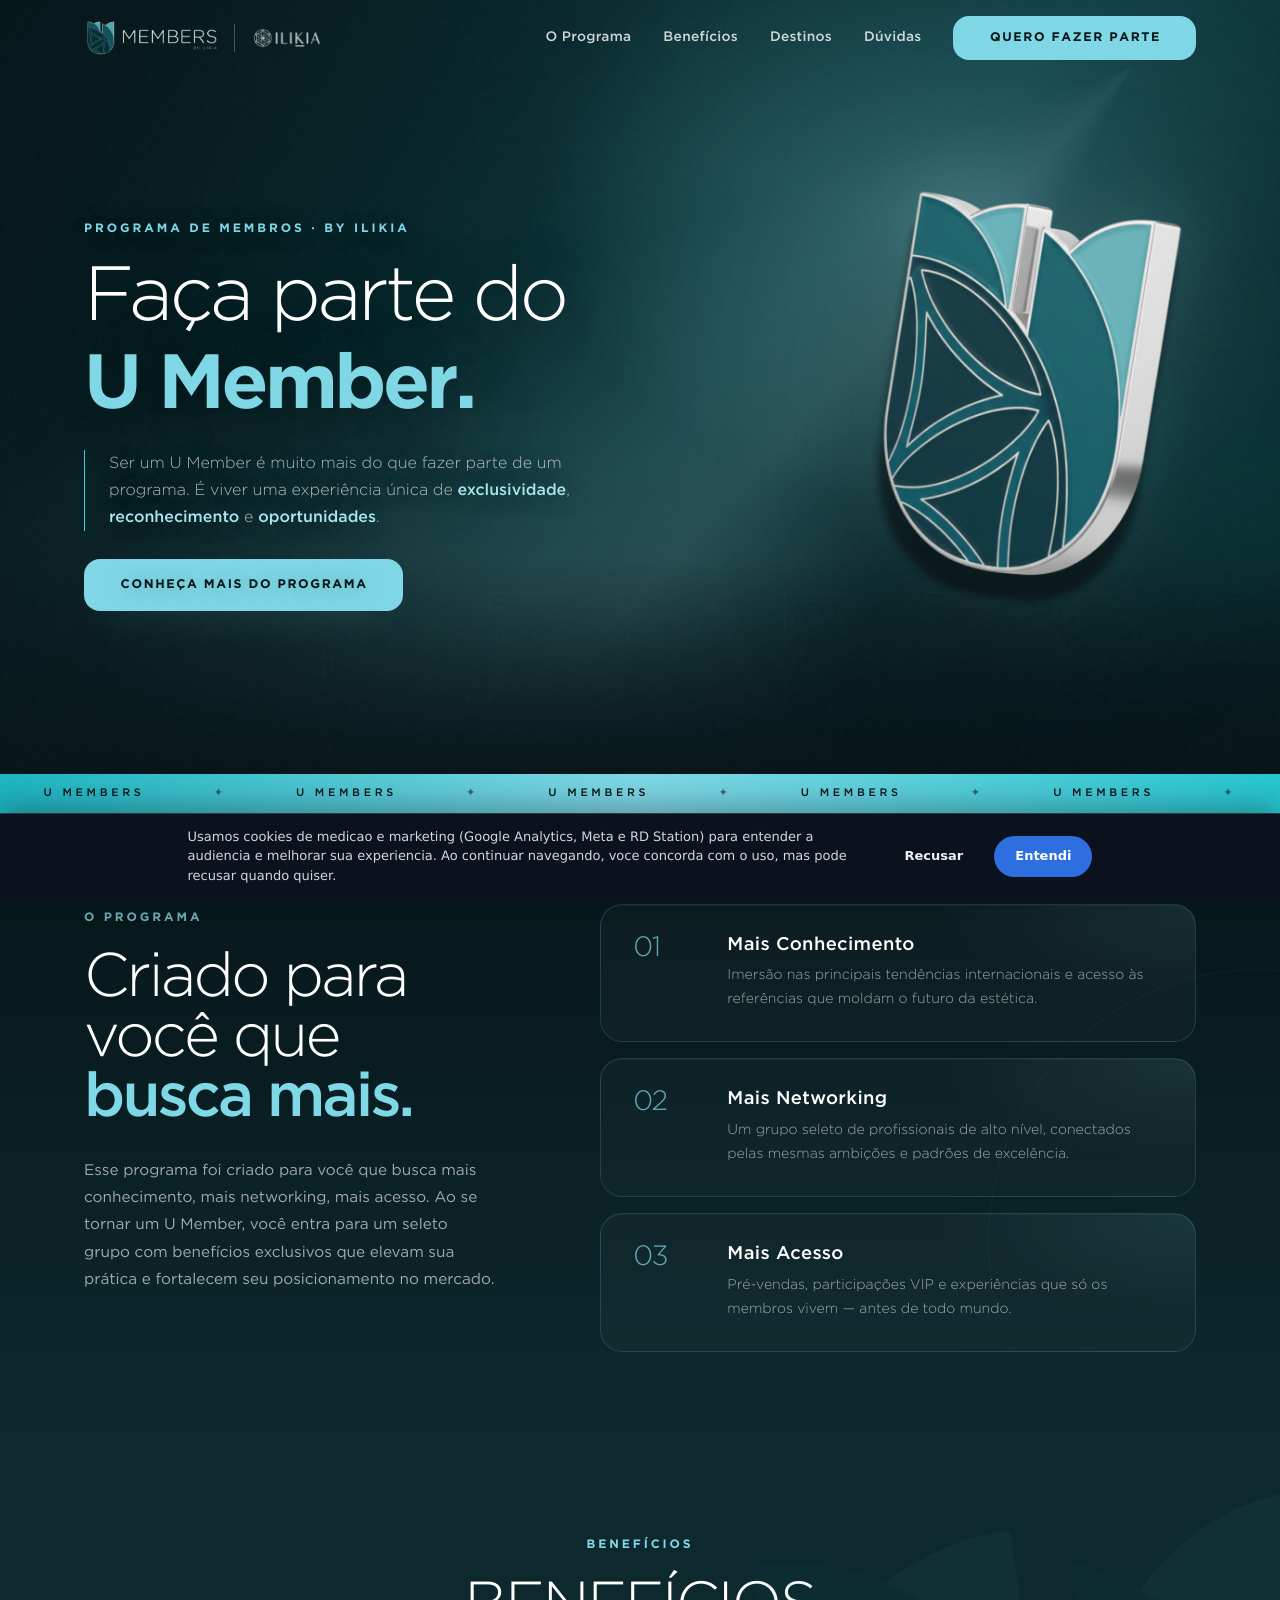
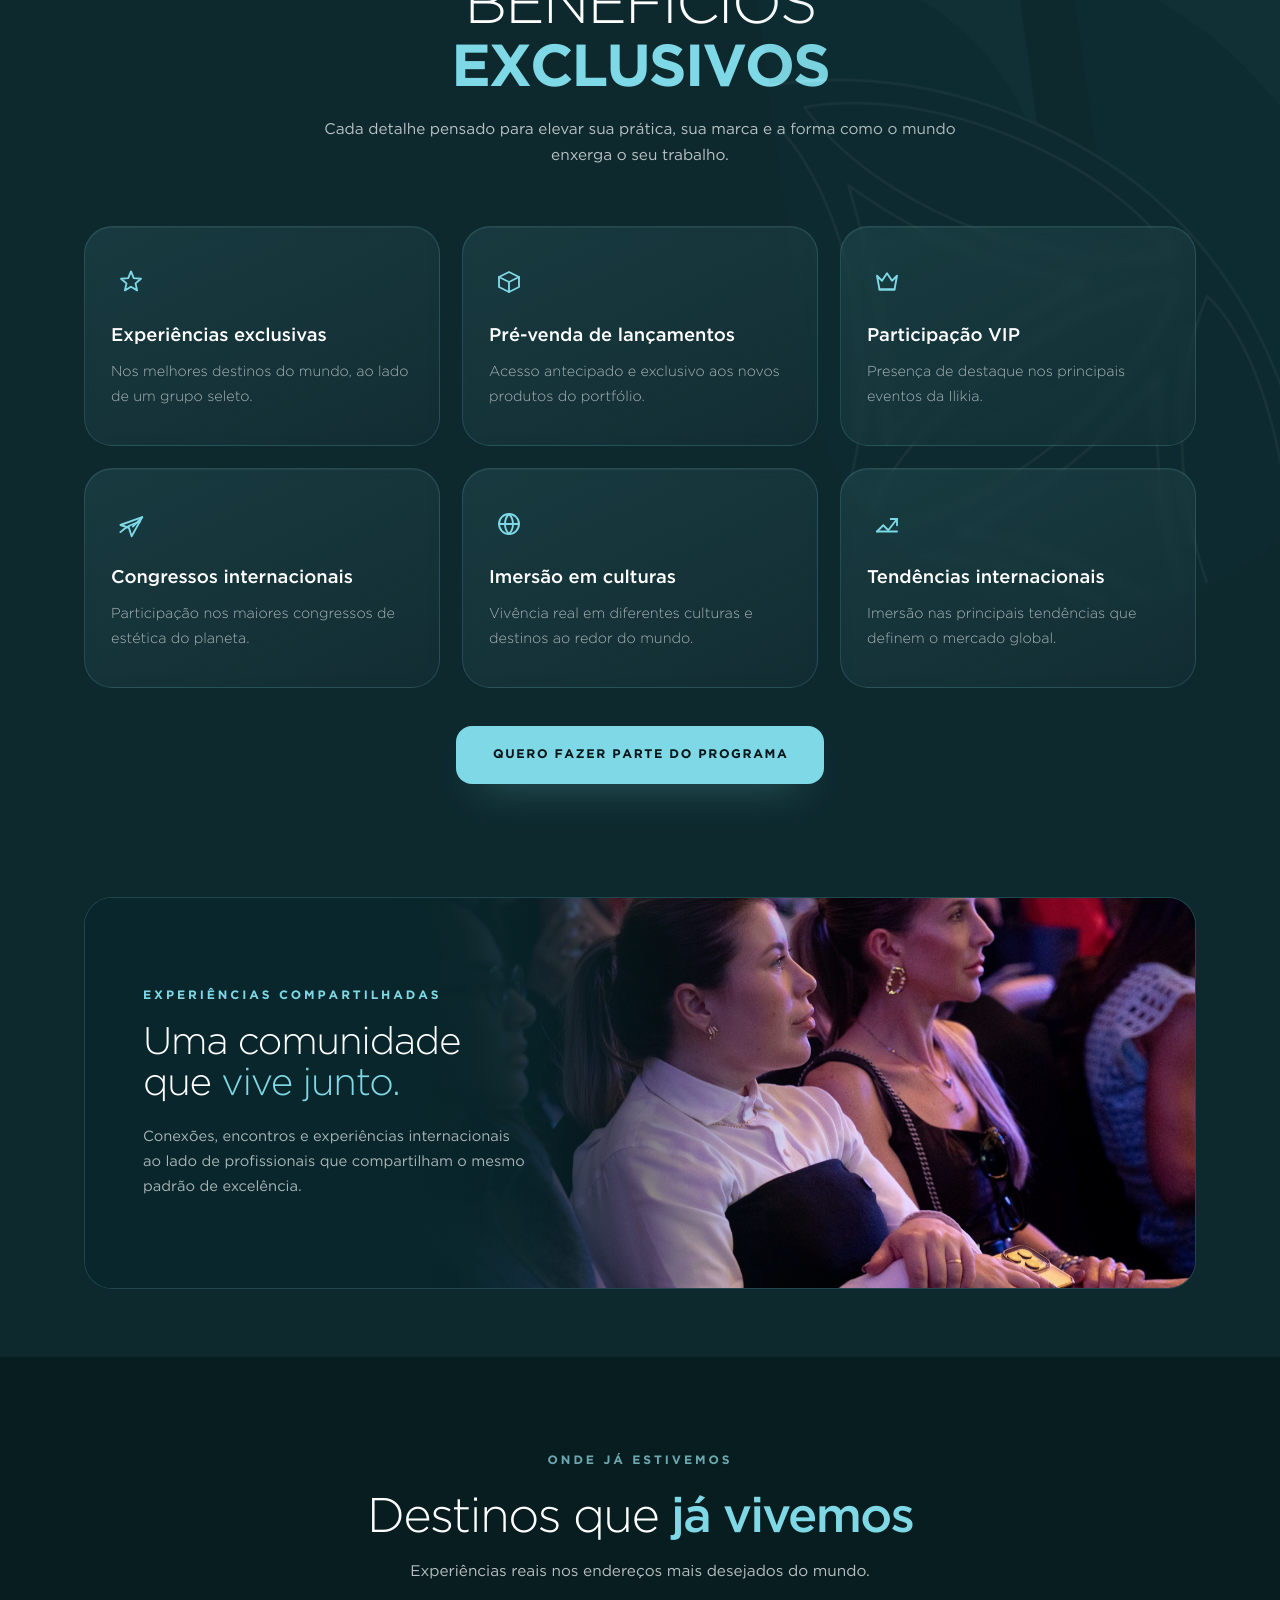
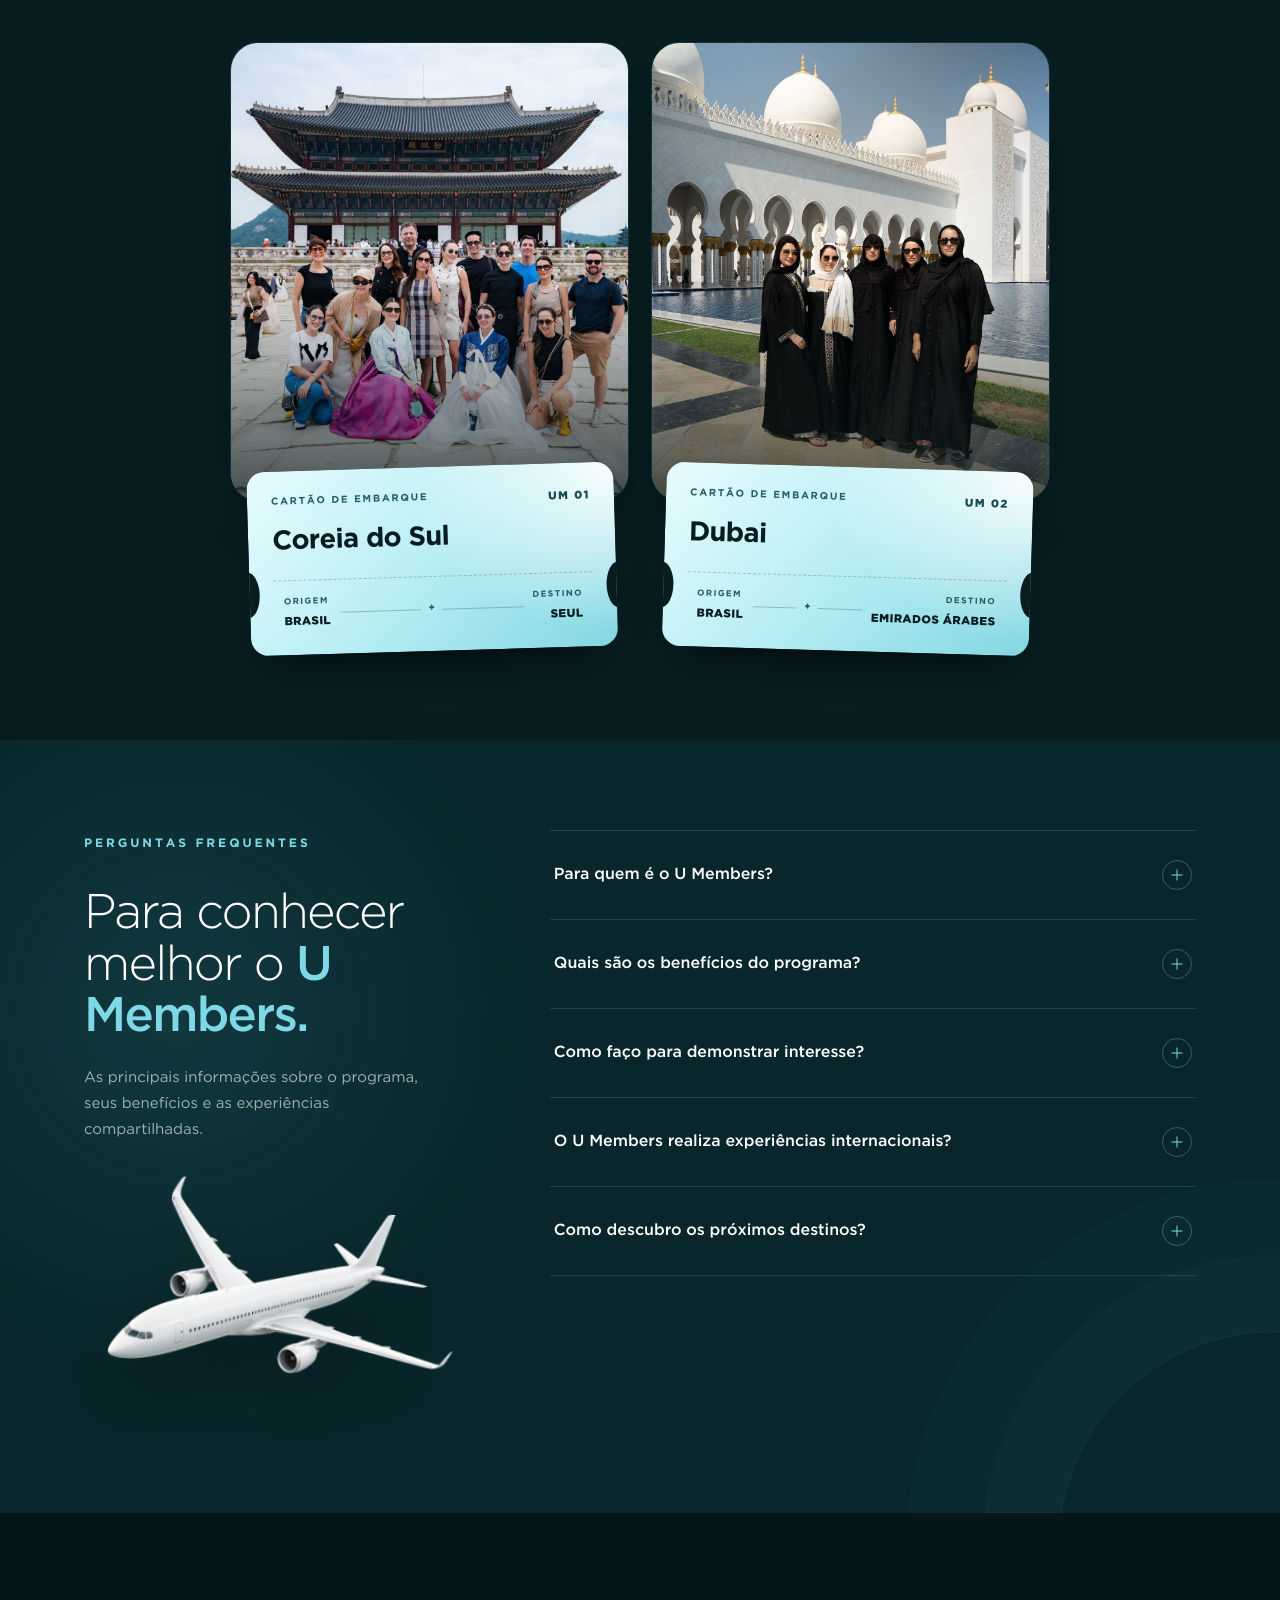
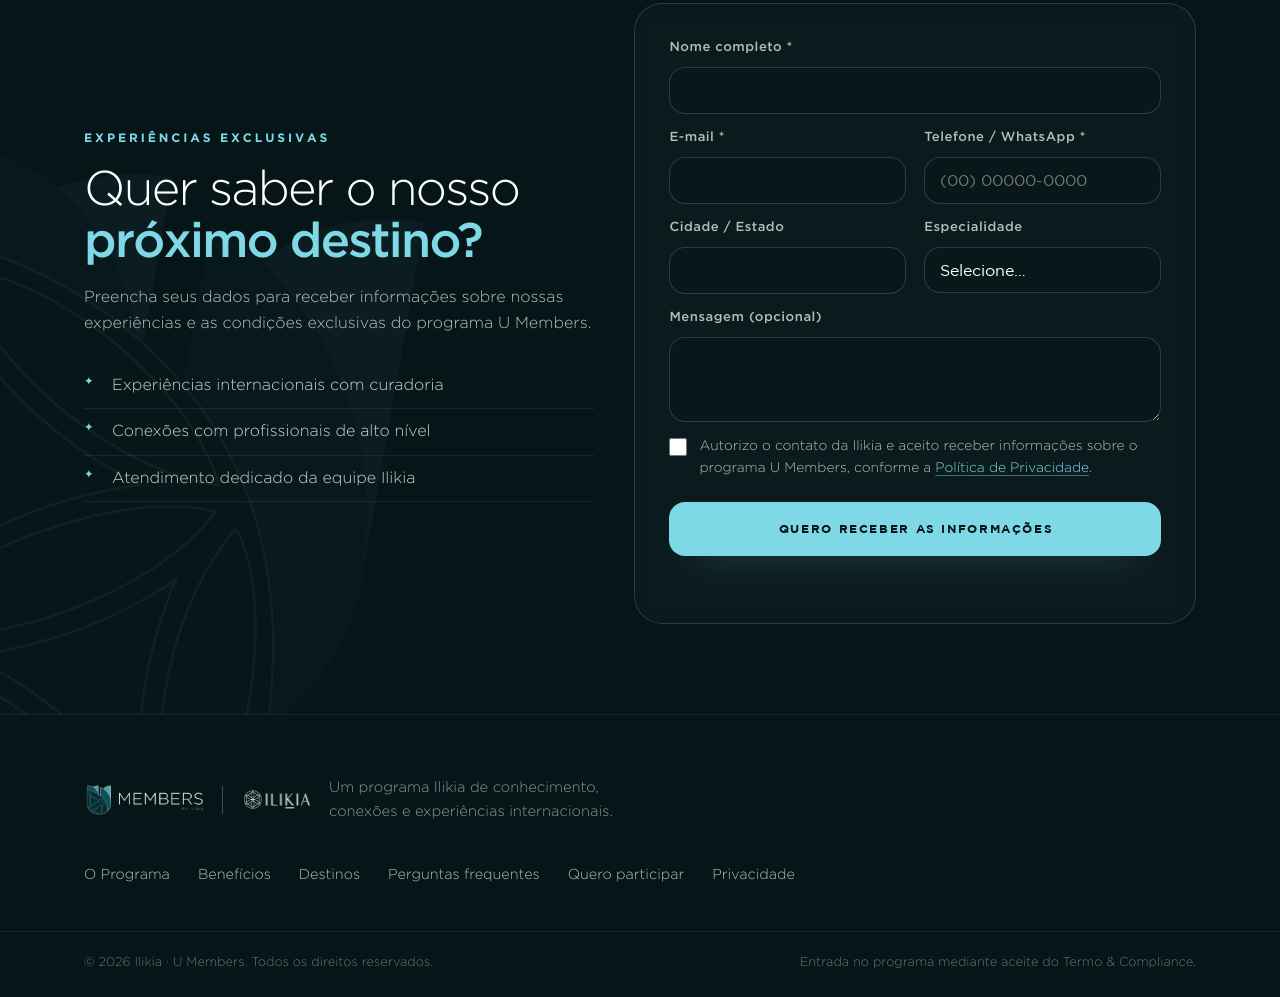
<file: index.html>
<!DOCTYPE html>
<html lang="pt-BR">
<head>
  <meta charset="UTF-8" />
  <meta name="viewport" content="width=device-width, initial-scale=1.0" />
  <title>U Members — by Ilikia | Uma experiência única de exclusividade</title>
  <meta name="description" content="Ser um U Member é muito mais do que fazer parte de um programa. É viver uma experiência única de exclusividade, reconhecimento e oportunidades nos melhores destinos do mundo." />
  <meta property="og:title" content="U Members — by Ilikia" />
  <meta property="og:description" content="Torne-se U Member. Experiências exclusivas, congressos internacionais e imersão nas principais tendências globais da estética." />
  <meta property="og:type" content="website" />
  <link rel="icon" type="image/png" href="assets/favicon.png" />

  <link rel="preconnect" href="https://fonts.googleapis.com" />
  <link rel="preconnect" href="https://fonts.gstatic.com" crossorigin />
  <link href="https://fonts.googleapis.com/css2?family=Cormorant:ital,wght@1,400;1,500&amp;family=Great+Vibes&amp;display=swap" rel="stylesheet" />
  <link rel="stylesheet" href="styles.css?v=20260720-06" />

  <!-- Tracking global ILIKIA - Pixel + GA4 + CAPI (server-side) via gateway -->
  <script>window.__TRK__={brand:'ilikia',pixelId:'666277432116339',ga4Id:'',collect:'https://track-ilikia.koko.ag/collect'};</script>
  <noscript><img height="1" width="1" style="display:none"
  src="https://www.facebook.com/tr?id=666277432116339&ev=PageView&noscript=1" alt=""/></noscript>
</head>
<body>

  <!-- ===================== HEADER / NAV ===================== -->
  <header class="site-header" id="header">
    <div class="container header-inner">
      <a href="#hero" class="brand" aria-label="U Members by Ilikia">
        <img src="assets/brand/members-logo-white.png" alt="U Members by Ilikia" class="brand-logo" />
        <span class="brand-divider" aria-hidden="true"></span>
        <img src="assets/brand/ilikia-logo.png" alt="Ilikia" class="ilikia-logo" />
      </a>
      <nav class="nav" aria-label="Navegação principal">
        <a href="#programa">O Programa</a>
        <a href="#beneficios">Benefícios</a>
        <a href="#destinos">Destinos</a>
        <a href="#faq">Dúvidas</a>
      </nav>
      <a href="#formulario" class="btn btn-cyan btn-sm nav-cta">Quero fazer parte</a>
      <button class="nav-toggle" id="navToggle" aria-label="Abrir menu" aria-expanded="false">
        <span></span><span></span><span></span>
      </button>
    </div>
    <div class="mobile-menu" id="mobileMenu">
      <a href="#programa">O Programa</a>
      <a href="#beneficios">Benefícios</a>
      <a href="#destinos">Destinos</a>
      <a href="#faq">Dúvidas</a>
      <a href="#formulario" class="btn btn-cyan">Quero fazer parte</a>
    </div>
  </header>

  <!-- ===================== HERO (SEÇÃO 01) ===================== -->
  <section class="hero" id="hero">
    <div class="hero-rays" aria-hidden="true"></div>
    <div class="hero-word" aria-hidden="true">MEMBERS</div>
    <div class="container hero-inner">
      <div class="hero-copy">
        <span class="eyebrow reveal">Programa de Membros · by Ilikia</span>
        <h1 class="hero-title reveal">Faça parte do<br /><span class="accent">U Member.</span></h1>
        <p class="hero-lead reveal">
          Ser um U Member é muito mais do que fazer parte de um programa.
          É viver uma experiência única de <em>exclusividade</em>,
          <em>reconhecimento</em> e <em>oportunidades</em>.
        </p>
        <div class="hero-actions reveal">
          <a href="#programa" class="btn btn-cyan">Conheça mais do programa</a>
        </div>
      </div>
      <figure class="hero-trophy reveal" aria-hidden="true">
        <img src="assets/brand/branding-2026.png" alt="" />
      </figure>
    </div>
    <a href="#programa" class="scroll-cue" aria-label="Rolar para baixo"><span></span></a>
  </section>

  <!-- ===================== MARQUEE ===================== -->
  <div class="marquee" aria-hidden="true">
    <div class="marquee-track">
      <div class="marquee-group">
        <span>U&nbsp;Members</span><span class="dot">✦</span>
        <span>U&nbsp;Members</span><span class="dot">✦</span>
        <span>U&nbsp;Members</span><span class="dot">✦</span>
        <span>U&nbsp;Members</span><span class="dot">✦</span>
        <span>U&nbsp;Members</span><span class="dot">✦</span>
      </div>
      <div class="marquee-group">
        <span>U&nbsp;Members</span><span class="dot">✦</span>
        <span>U&nbsp;Members</span><span class="dot">✦</span>
        <span>U&nbsp;Members</span><span class="dot">✦</span>
        <span>U&nbsp;Members</span><span class="dot">✦</span>
        <span>U&nbsp;Members</span><span class="dot">✦</span>
      </div>
    </div>
  </div>

  <!-- ===================== O PROGRAMA (SEÇÃO 02) ===================== -->
  <section class="section programa" id="programa">
    <div class="container">
      <div class="programa-layout">
        <div class="section-head reveal">
          <span class="kicker">O Programa</span>
          <h2 class="display-sub">
            Criado para você que <span class="accent">busca mais.</span>
          </h2>
          <p class="section-intro">
            Esse programa foi criado para você que busca mais conhecimento, mais networking,
            mais acesso. Ao se tornar um U Member, você entra para um seleto grupo com
            benefícios exclusivos que elevam sua prática e fortalecem seu posicionamento no mercado.
          </p>
        </div>

        <div class="pillars">
          <article class="pillar reveal">
            <span class="pillar-num">01</span>
            <h3>Mais Conhecimento</h3>
            <p>Imersão nas principais tendências internacionais e acesso às referências que moldam o futuro da estética.</p>
          </article>
          <article class="pillar reveal">
            <span class="pillar-num">02</span>
            <h3>Mais Networking</h3>
            <p>Um grupo seleto de profissionais de alto nível, conectados pelas mesmas ambições e padrões de excelência.</p>
          </article>
          <article class="pillar reveal">
            <span class="pillar-num">03</span>
            <h3>Mais Acesso</h3>
            <p>Pré-vendas, participações VIP e experiências que só os membros vivem — antes de todo mundo.</p>
          </article>
        </div>
      </div>
    </div>
  </section>

  <!-- ===================== BENEFÍCIOS (SEÇÃO 03) ===================== -->
  <section class="section beneficios" id="beneficios">
    <img src="assets/brand/tulip-mark.png" class="bg-tulip" alt="" aria-hidden="true" />
    <div class="container">
      <div class="section-head center reveal">
        <span class="kicker light">Benefícios</span>
        <h2 class="display">BENEFÍCIOS<br /><span class="accent-line">exclusivos</span></h2>
        <p class="section-intro on-dark">
          Cada detalhe pensado para elevar sua prática, sua marca e a forma como o mundo enxerga o seu trabalho.
        </p>
      </div>

      <div class="benefit-grid">
        <article class="benefit-card reveal">
          <span class="benefit-ico" aria-hidden="true">
            <svg viewBox="0 0 24 24"><path d="M12 3.5l2.2 5.4 5.8.5-4.4 3.7 1.3 5.6L12 15.8l-4.9 2.9 1.3-5.6L4 9.4l5.8-.5L12 3.5z" /></svg>
          </span>
          <h3>Experiências exclusivas</h3>
          <p>Nos melhores destinos do mundo, ao lado de um grupo seleto.</p>
        </article>
        <article class="benefit-card reveal">
          <span class="benefit-ico" aria-hidden="true">
            <svg viewBox="0 0 24 24"><path d="m4 8 8-4 8 4-8 4-8-4Z" /><path d="M4 8v8l8 4 8-4V8" /><path d="M12 12v8" /></svg>
          </span>
          <h3>Pré-venda de lançamentos</h3>
          <p>Acesso antecipado e exclusivo aos novos produtos do portfólio.</p>
        </article>
        <article class="benefit-card reveal">
          <span class="benefit-ico" aria-hidden="true">
            <svg viewBox="0 0 24 24"><path d="m4 7 4 4 4-6 4 6 4-4-2 11H6L4 7Z" /><path d="M6 18h12" /></svg>
          </span>
          <h3>Participação VIP</h3>
          <p>Presença de destaque nos principais eventos da Ilikia.</p>
        </article>
        <article class="benefit-card reveal">
          <span class="benefit-ico" aria-hidden="true">
            <svg viewBox="0 0 24 24"><path d="M3.5 18.5c4.6-4.2 9.6-6.9 15.5-8" /><path d="M21 6.5 13.5 14" /><path d="M21 6.5 3.5 12.8l6.8 2.2 2.2 6.8L21 6.5z" /></svg>
          </span>
          <h3>Congressos internacionais</h3>
          <p>Participação nos maiores congressos de estética do planeta.</p>
        </article>
        <article class="benefit-card reveal">
          <span class="benefit-ico" aria-hidden="true">
            <svg viewBox="0 0 24 24"><circle cx="12" cy="12" r="8" /><path d="M4 12h16" /><path d="M12 4c2.1 2.1 3.2 4.7 3.2 8s-1.1 5.9-3.2 8" /><path d="M12 4c-2.1 2.1-3.2 4.7-3.2 8s1.1 5.9 3.2 8" /></svg>
          </span>
          <h3>Imersão em culturas</h3>
          <p>Vivência real em diferentes culturas e destinos ao redor do mundo.</p>
        </article>
        <article class="benefit-card reveal">
          <span class="benefit-ico" aria-hidden="true">
            <svg viewBox="0 0 24 24"><path d="M4 18h16" /><path d="M4 18 9 13l4 4 7-9" /><path d="M15 8h5v5" /></svg>
          </span>
          <h3>Tendências internacionais</h3>
          <p>Imersão nas principais tendências que definem o mercado global.</p>
        </article>
      </div>

      <div class="center cta-row">
        <a href="#formulario" class="btn btn-cyan btn-lg">Quero fazer parte do programa</a>
      </div>
    </div>
  </section>

  <!-- ===================== COMUNIDADE U MEMBERS ===================== -->
  <section class="community" aria-label="Comunidade U Members">
    <div class="container">
      <div class="community-panel reveal">
        <div class="community-copy">
          <span class="kicker light">Experiências compartilhadas</span>
          <h2>Uma comunidade que <span class="accent">vive junto.</span></h2>
          <p>Conexões, encontros e experiências internacionais ao lado de profissionais que compartilham o mesmo padrão de excelência.</p>
        </div>
        <div class="community-images">
          <img src="imagens/experiencias/u-members-dubai.jpg" alt="Participantes do U Members durante uma experiência internacional em Dubai" width="2000" height="1333" loading="lazy" decoding="async" />
        </div>
      </div>
    </div>
  </section>

  <!-- ===================== DESTINOS JÁ VISITADOS (SEÇÃO 04) ===================== -->
  <section class="section destinos" id="destinos">
    <div class="container">
      <div class="section-head center reveal">
        <span class="kicker">Onde já estivemos</span>
        <h2 class="display-sub">Destinos que <span class="accent">já vivemos</span></h2>
        <p class="section-intro">Experiências reais nos endereços mais desejados do mundo.</p>
      </div>

      <div class="destino-grid">
        <article class="destino-card reveal">
          <div class="destino-photo d-korea"><img src="imagens/experiencias/destino-coreia.jpg" alt="Grupo do U Members durante uma experiência na Coreia do Sul" width="2000" height="1333" loading="lazy" decoding="async" /></div>
          <div class="destino-info destino-ticket">
            <div class="destino-ticket-head">
              <span class="destino-ticket-label">Cartão de embarque</span>
              <span class="destino-ticket-code">UM 01</span>
            </div>
            <h3>Coreia do Sul</h3>
            <div class="destino-route" aria-label="Rota Brasil para Seul">
              <div><span>Origem</span><strong>Brasil</strong></div>
              <i aria-hidden="true">✦</i>
              <div><span>Destino</span><strong>Seul</strong></div>
            </div>
          </div>
        </article>
        <article class="destino-card reveal">
          <div class="destino-photo d-dubai"><img src="imagens/experiencias/destino-dubai.jpg" alt="Grupo do U Members durante uma experiência em Dubai" width="1333" height="2000" loading="lazy" decoding="async" /></div>
          <div class="destino-info destino-ticket">
            <div class="destino-ticket-head">
              <span class="destino-ticket-label">Cartão de embarque</span>
              <span class="destino-ticket-code">UM 02</span>
            </div>
            <h3>Dubai</h3>
            <div class="destino-route" aria-label="Rota Brasil para Dubai">
              <div><span>Origem</span><strong>Brasil</strong></div>
              <i aria-hidden="true">✦</i>
              <div><span>Destino</span><strong>Emirados Árabes</strong></div>
            </div>
          </div>
        </article>
      </div>
    </div>
  </section>

  <!-- ===================== PERGUNTAS FREQUENTES ===================== -->
  <section class="section faq" id="faq">
    <div class="container faq-layout">
      <div class="faq-head reveal">
        <span class="kicker light">Perguntas frequentes</span>
        <h2 class="display-sub">Para conhecer melhor o <span class="accent">U Members.</span></h2>
        <p>As principais informações sobre o programa, seus benefícios e as experiências compartilhadas.</p>
        <div class="faq-flight" aria-hidden="true">
          <img src="imagens/generated/plane-cutout-lp9.png" class="faq-plane" alt="" loading="lazy" decoding="async" />
        </div>
      </div>

      <div class="faq-list reveal">
        <details class="faq-item">
          <summary>Para quem é o U Members?<span aria-hidden="true"></span></summary>
          <div class="faq-answer"><p>O U Members é voltado a profissionais da área da estética que buscam conhecimento internacional, conexões qualificadas, acesso antecipado e experiências exclusivas ao lado da Ilikia.</p></div>
        </details>
        <details class="faq-item">
          <summary>Quais são os benefícios do programa?<span aria-hidden="true"></span></summary>
          <div class="faq-answer"><p>Os membros têm acesso a experiências internacionais, pré-vendas de lançamentos, participações VIP em eventos da Ilikia, congressos e imersões nas principais tendências do mercado.</p></div>
        </details>
        <details class="faq-item">
          <summary>Como faço para demonstrar interesse?<span aria-hidden="true"></span></summary>
          <div class="faq-answer"><p>Preencha o formulário desta página. A equipe Ilikia entrará em contato para apresentar o programa e orientar sobre as próximas etapas.</p></div>
        </details>
        <details class="faq-item">
          <summary>O U Members realiza experiências internacionais?<span aria-hidden="true"></span></summary>
          <div class="faq-answer"><p>Sim. O programa promove vivências que aproximam os participantes de diferentes culturas, referências profissionais e tendências internacionais.</p></div>
        </details>
        <details class="faq-item">
          <summary>Como descubro os próximos destinos?<span aria-hidden="true"></span></summary>
          <div class="faq-answer"><p>Os próximos destinos e novidades são comunicados diretamente aos interessados e membros do programa. Cadastre-se para receber as informações.</p></div>
        </details>
      </div>
    </div>
  </section>

  <!-- ===================== FORMULÁRIO (SEÇÃO 05) ===================== -->
  <section class="section formulario" id="formulario">
    <img src="assets/brand/tulip-mark.png" class="form-tulip" alt="" aria-hidden="true" />
    <div class="container form-wrap">
      <div class="form-copy reveal">
        <span class="kicker light">Experiências exclusivas</span>
        <h2 class="display-sub">Quer saber o nosso <span class="accent">próximo destino?</span></h2>
        <p>Preencha seus dados para receber informações sobre nossas experiências e as condições exclusivas do programa U Members.</p>
        <ul class="form-perks">
          <li>Experiências internacionais com curadoria</li>
          <li>Conexões com profissionais de alto nível</li>
          <li>Atendimento dedicado da equipe Ilikia</li>
        </ul>
      </div>

      <form class="lead-form reveal" id="leadForm" novalidate>
        <div class="field">
          <label for="nome">Nome completo *</label>
          <input type="text" id="nome" name="nome" required autocomplete="name" />
        </div>
        <div class="field-row">
          <div class="field">
            <label for="email">E-mail *</label>
            <input type="email" id="email" name="email" required autocomplete="email" />
          </div>
          <div class="field">
            <label for="telefone">Telefone / WhatsApp *</label>
            <input type="tel" id="telefone" name="telefone" required autocomplete="tel" placeholder="(00) 00000-0000" />
          </div>
        </div>
        <div class="field-row">
          <div class="field">
            <label for="cidade">Cidade / Estado</label>
            <input type="text" id="cidade" name="cidade" autocomplete="address-level2" />
          </div>
          <div class="field">
            <label for="especialidade">Especialidade</label>
            <select id="especialidade" name="especialidade">
              <option value="">Selecione…</option>
              <option>Dermatologia</option>
              <option>Cirurgia Plástica</option>
              <option>Medicina Estética</option>
              <option>Biomedicina Estética</option>
              <option>Odontologia</option>
              <option>Outra</option>
            </select>
          </div>
        </div>
        <div class="field">
          <label for="mensagem">Mensagem (opcional)</label>
          <textarea id="mensagem" name="mensagem" rows="3"></textarea>
        </div>
        <label class="consent">
          <input type="checkbox" id="consent" name="consent" required />
          <span>Autorizo o contato da Ilikia e aceito receber informações sobre o programa U Members, conforme a <a href="politica-de-privacidade.html" target="_blank" rel="noopener">Política de Privacidade</a>.</span>
        </label>
        <button type="submit" class="btn btn-cyan btn-lg btn-block">Quero receber as informações</button>
        <p class="form-msg" id="formMsg" role="status" aria-live="polite"></p>
      </form>
    </div>
  </section>

  <!-- ===================== FOOTER ===================== -->
  <footer class="site-footer">
    <div class="container footer-inner">
      <div class="footer-brand">
        <img src="assets/brand/members-logo-white.png" alt="U Members by Ilikia" class="footer-logo" />
        <span class="footer-brand-divider" aria-hidden="true"></span>
        <img src="assets/brand/ilikia-logo.png" alt="Ilikia" class="footer-ilikia-logo" />
        <p>Um programa Ilikia de conhecimento, conexões e experiências internacionais.</p>
      </div>
      <div class="footer-links">
        <a href="#programa">O Programa</a>
        <a href="#beneficios">Benefícios</a>
        <a href="#destinos">Destinos</a>
        <a href="#faq">Perguntas frequentes</a>
        <a href="#formulario">Quero participar</a>
        <a href="politica-de-privacidade.html">Privacidade</a>
      </div>
    </div>
    <div class="footer-bottom">
      <div class="container">
        <span>© 2026 Ilikia · U Members. Todos os direitos reservados.</span>
        <span>Entrada no programa mediante aceite do Termo &amp; Compliance.</span>
      </div>
    </div>
  </footer>

  <a href="#formulario" class="mobile-sticky-cta" id="mobileStickyCta">Quero saber mais</a>

  <script src="script.js?v=20260720-02"></script>

  <!-- ===== Aviso de cookies (modelo opt-out): tracking carrega por padrao; so para se "Recusar" ===== -->
  <style>
    #cookieBanner{position:fixed;left:0;right:0;bottom:0;z-index:99999;display:flex;gap:16px;align-items:center;justify-content:center;flex-wrap:wrap;padding:14px 20px;background:rgba(12,18,30,.95);backdrop-filter:blur(8px);-webkit-backdrop-filter:blur(8px);border-top:1px solid rgba(255,255,255,.14);color:#EEF2F8;font-family:system-ui,-apple-system,'Segoe UI',Roboto,sans-serif;box-shadow:0 -8px 30px rgba(0,0,0,.3);transform:translateY(110%);transition:transform .35s ease}
    #cookieBanner.show{transform:translateY(0)}
    #cookieBanner p{font-size:13px;line-height:1.5;max-width:680px;margin:0;color:rgba(238,242,248,.88)}
    #cookieBanner .cookie-actions{display:flex;gap:10px;flex-wrap:wrap}
    #cookieBanner button{font:inherit;font-size:13px;font-weight:600;border-radius:999px;padding:9px 20px;cursor:pointer;border:1px solid transparent;transition:background .2s,border-color .2s}
    #cookieAccept{background:#2E6FE0;color:#fff}#cookieAccept:hover{background:#1E50C9}
    #cookieReject{background:transparent;color:#EEF2F8;border-color:rgba(255,255,255,.34)}#cookieReject:hover{border-color:#fff}
    @media(max-width:640px){#cookieBanner{padding:12px 14px;gap:10px}#cookieBanner .cookie-actions{width:100%}#cookieBanner button{flex:1}}
  </style>
  <div id="cookieBanner" role="dialog" aria-label="Aviso de cookies" aria-live="polite" hidden>
    <p>Usamos cookies de medicao e marketing (Google Analytics, Meta e RD Station) para entender a audiencia e melhorar sua experiencia. Ao continuar navegando, voce concorda com o uso, mas pode recusar quando quiser.</p>
    <div class="cookie-actions">
      <button type="button" id="cookieReject">Recusar</button>
      <button type="button" id="cookieAccept">Entendi</button>
    </div>
  </div>
  <script>
    // Gerenciador de cookies (modelo opt-out): o tracking carrega por padrao e SO e bloqueado se a pessoa clicar "Recusar".
    (function(){
      var KEY='ilikia_cookie_consent', loaded=false;
      function loadTracking(){
        if(loaded)return; loaded=true;
        var rd=document.createElement('script'); rd.async=true; rd.type='text/javascript';
        rd.src='https://d335luupugsy2.cloudfront.net/js/loader-scripts/2056125a-72c4-4ead-8cb4-bb42c603b2fe-loader.js';
        document.head.appendChild(rd);
        var g=document.createElement('script'); g.async=true;
        g.src='https://track-ilikia.koko.ag/t.js';
        document.head.appendChild(g);
      }
      function get(){ try{return localStorage.getItem(KEY);}catch(e){return null;} }
      function set(v){ try{localStorage.setItem(KEY,v);}catch(e){} }
      var banner=document.getElementById('cookieBanner');
      function show(){ if(banner){ banner.hidden=false; requestAnimationFrame(function(){ banner.classList.add('show'); }); } }
      function hide(){ if(banner){ banner.classList.remove('show'); setTimeout(function(){ banner.hidden=true; },350); } }
      var c=get();
      if(c!=='denied'){ loadTracking(); }
      if(!c){ show(); }
      var a=document.getElementById('cookieAccept'); if(a) a.addEventListener('click',function(){ set('granted'); hide(); loadTracking(); });
      var r=document.getElementById('cookieReject'); if(r) r.addEventListener('click',function(){ set('denied'); hide(); location.reload(); });
      document.querySelectorAll('[data-cookie-prefs]').forEach(function(el){ el.addEventListener('click',function(e){ e.preventDefault(); show(); }); });
    })();
  </script>
</body>
</html>
</file>
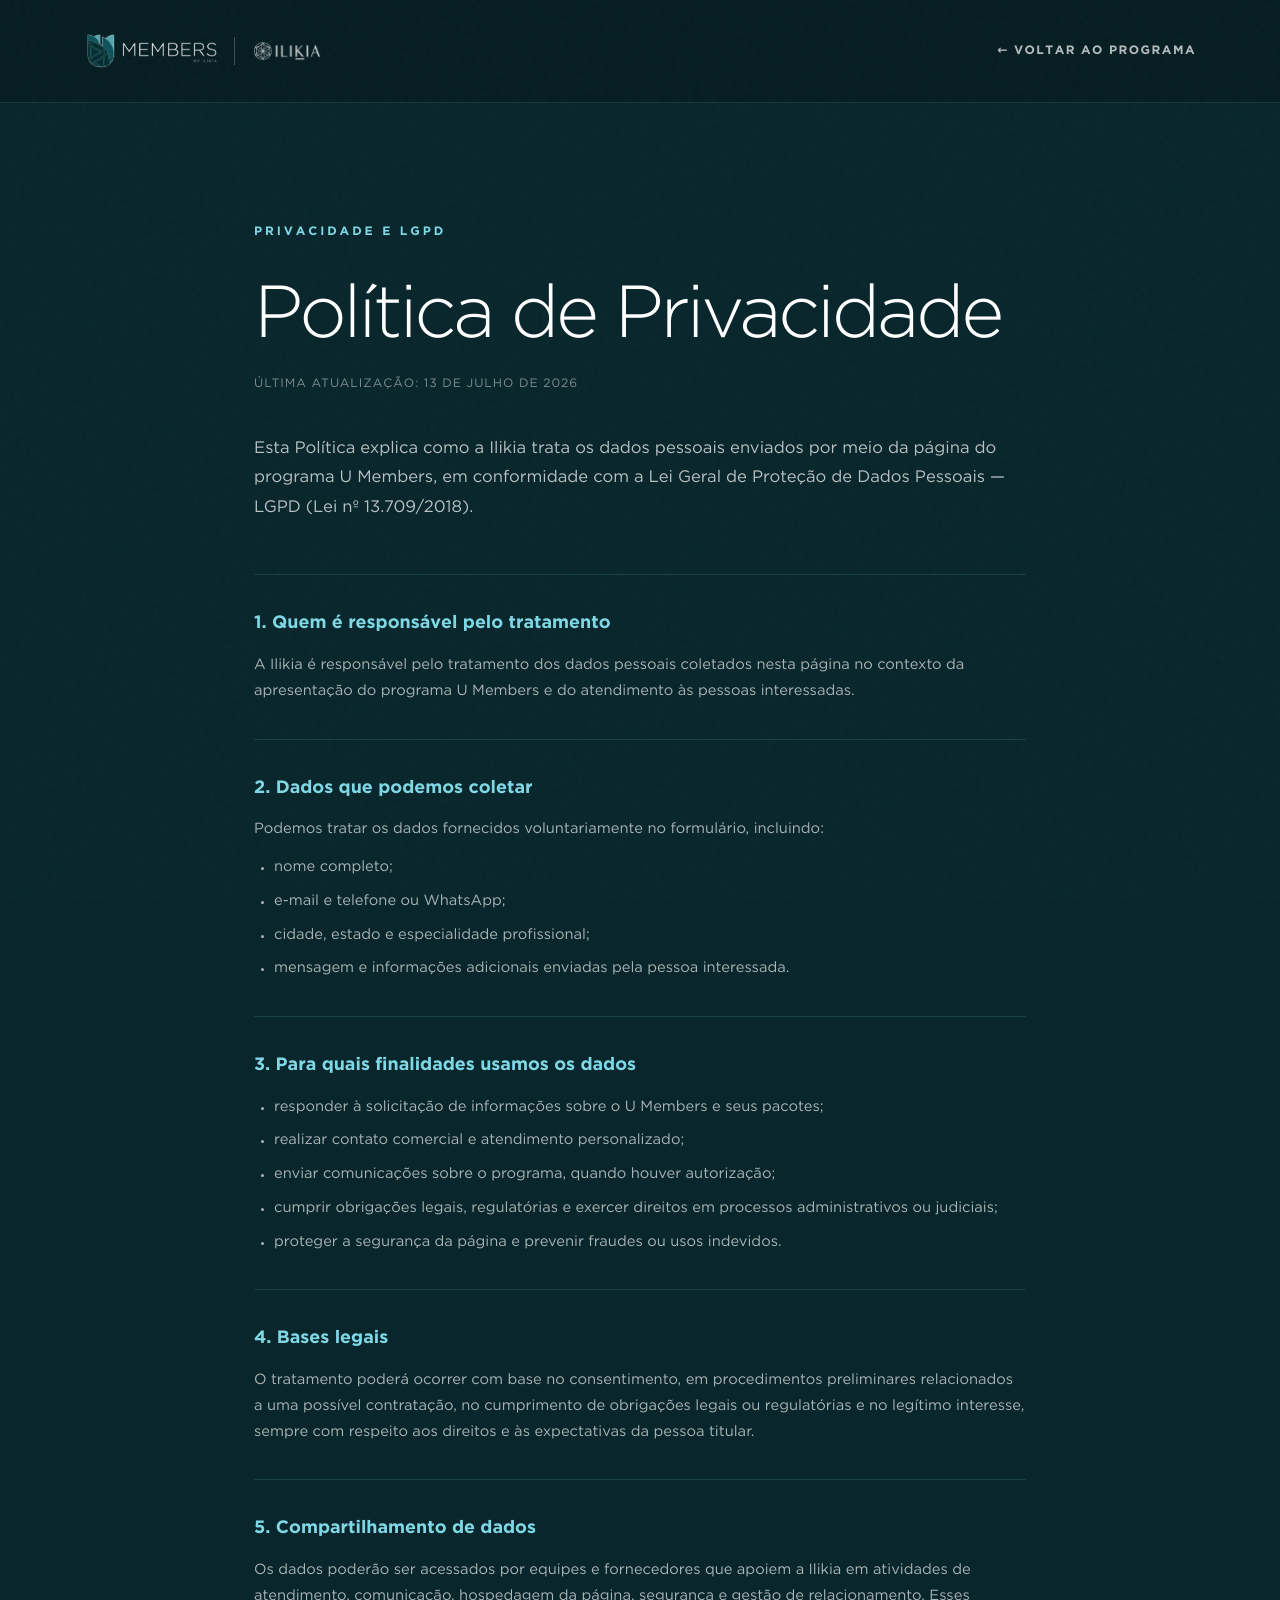
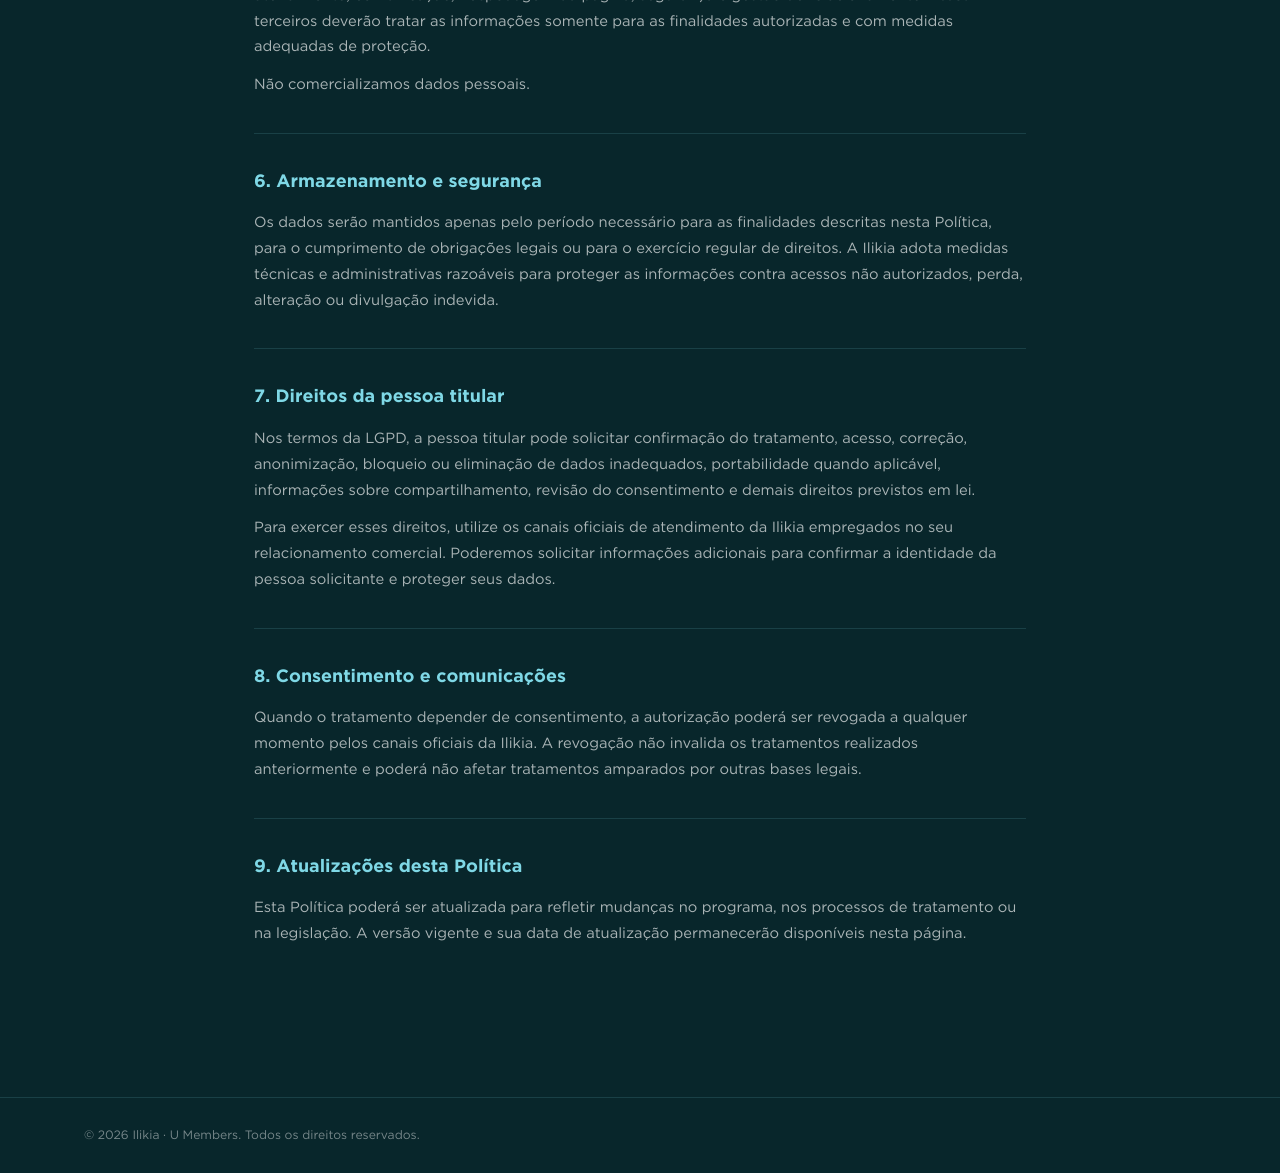
<file: politica-de-privacidade.html>
<!DOCTYPE html>
<html lang="pt-BR">
<head>
  <meta charset="UTF-8" />
  <meta name="viewport" content="width=device-width, initial-scale=1.0" />
  <title>Política de Privacidade — U Members by Ilikia</title>
  <meta name="description" content="Política de Privacidade e proteção de dados do programa U Members by Ilikia." />
  <meta name="robots" content="index,follow" />
  <link rel="icon" type="image/png" href="assets/favicon.png" />
  <link rel="stylesheet" href="styles.css?v=20260713-28" />
</head>
<body class="privacy-page">
  <header class="privacy-header">
    <div class="container">
      <a href="index.html" class="brand" aria-label="U Members by Ilikia — página inicial">
        <img src="assets/brand/members-logo-white.png" alt="U Members by Ilikia" class="brand-logo" />
        <span class="brand-divider" aria-hidden="true"></span>
        <img src="assets/brand/ilikia-logo.png" alt="Ilikia" class="ilikia-logo" />
      </a>
      <a href="index.html#formulario" class="privacy-back">← Voltar ao programa</a>
    </div>
  </header>

  <main class="privacy-main">
    <article class="container privacy-document">
      <span class="kicker light">Privacidade e LGPD</span>
      <h1 class="privacy-title">Política de Privacidade</h1>
      <p class="privacy-updated">Última atualização: 13 de julho de 2026</p>
      <p class="privacy-lead">Esta Política explica como a Ilikia trata os dados pessoais enviados por meio da página do programa U Members, em conformidade com a Lei Geral de Proteção de Dados Pessoais — LGPD (Lei nº 13.709/2018).</p>

      <section class="privacy-section">
        <h2>1. Quem é responsável pelo tratamento</h2>
        <p>A Ilikia é responsável pelo tratamento dos dados pessoais coletados nesta página no contexto da apresentação do programa U Members e do atendimento às pessoas interessadas.</p>
      </section>

      <section class="privacy-section">
        <h2>2. Dados que podemos coletar</h2>
        <p>Podemos tratar os dados fornecidos voluntariamente no formulário, incluindo:</p>
        <ul>
          <li>nome completo;</li>
          <li>e-mail e telefone ou WhatsApp;</li>
          <li>cidade, estado e especialidade profissional;</li>
          <li>mensagem e informações adicionais enviadas pela pessoa interessada.</li>
        </ul>
      </section>

      <section class="privacy-section">
        <h2>3. Para quais finalidades usamos os dados</h2>
        <ul>
          <li>responder à solicitação de informações sobre o U Members e seus pacotes;</li>
          <li>realizar contato comercial e atendimento personalizado;</li>
          <li>enviar comunicações sobre o programa, quando houver autorização;</li>
          <li>cumprir obrigações legais, regulatórias e exercer direitos em processos administrativos ou judiciais;</li>
          <li>proteger a segurança da página e prevenir fraudes ou usos indevidos.</li>
        </ul>
      </section>

      <section class="privacy-section">
        <h2>4. Bases legais</h2>
        <p>O tratamento poderá ocorrer com base no consentimento, em procedimentos preliminares relacionados a uma possível contratação, no cumprimento de obrigações legais ou regulatórias e no legítimo interesse, sempre com respeito aos direitos e às expectativas da pessoa titular.</p>
      </section>

      <section class="privacy-section">
        <h2>5. Compartilhamento de dados</h2>
        <p>Os dados poderão ser acessados por equipes e fornecedores que apoiem a Ilikia em atividades de atendimento, comunicação, hospedagem da página, segurança e gestão de relacionamento. Esses terceiros deverão tratar as informações somente para as finalidades autorizadas e com medidas adequadas de proteção.</p>
        <p>Não comercializamos dados pessoais.</p>
      </section>

      <section class="privacy-section">
        <h2>6. Armazenamento e segurança</h2>
        <p>Os dados serão mantidos apenas pelo período necessário para as finalidades descritas nesta Política, para o cumprimento de obrigações legais ou para o exercício regular de direitos. A Ilikia adota medidas técnicas e administrativas razoáveis para proteger as informações contra acessos não autorizados, perda, alteração ou divulgação indevida.</p>
      </section>

      <section class="privacy-section">
        <h2>7. Direitos da pessoa titular</h2>
        <p>Nos termos da LGPD, a pessoa titular pode solicitar confirmação do tratamento, acesso, correção, anonimização, bloqueio ou eliminação de dados inadequados, portabilidade quando aplicável, informações sobre compartilhamento, revisão do consentimento e demais direitos previstos em lei.</p>
        <p>Para exercer esses direitos, utilize os canais oficiais de atendimento da Ilikia empregados no seu relacionamento comercial. Poderemos solicitar informações adicionais para confirmar a identidade da pessoa solicitante e proteger seus dados.</p>
      </section>

      <section class="privacy-section">
        <h2>8. Consentimento e comunicações</h2>
        <p>Quando o tratamento depender de consentimento, a autorização poderá ser revogada a qualquer momento pelos canais oficiais da Ilikia. A revogação não invalida os tratamentos realizados anteriormente e poderá não afetar tratamentos amparados por outras bases legais.</p>
      </section>

      <section class="privacy-section">
        <h2>9. Atualizações desta Política</h2>
        <p>Esta Política poderá ser atualizada para refletir mudanças no programa, nos processos de tratamento ou na legislação. A versão vigente e sua data de atualização permanecerão disponíveis nesta página.</p>
      </section>
    </article>
  </main>

  <footer class="privacy-footer">
    <div class="container">© 2026 Ilikia · U Members. Todos os direitos reservados.</div>
  </footer>
</body>
</html>
</file>
<file: styles.css>
/* =========================================================
   U MEMBERS — by Ilikia | Landing Page
   Direção visual: PDF Pacotes AMWC Cannes 2027 + branding da marca
   Paleta oficial extraída de materiais/cores.png
   TIPOGRAFIA: Gotham self-hosted (padrão das LPs da marca)
              + Great Vibes / Cormorant para acentos de destino
   ========================================================= */
@font-face { font-family:'Gotham'; font-weight:300; src:url('assets/fonts/GothamLight.woff2') format('woff2'); font-display:swap; }
@font-face { font-family:'Gotham'; font-weight:400; src:url('assets/fonts/GothamBook.woff2') format('woff2'); font-display:swap; }
@font-face { font-family:'Gotham'; font-weight:500; src:url('assets/fonts/GothamMedium.woff2') format('woff2'); font-display:swap; }
@font-face { font-family:'Gotham'; font-weight:700; src:url('assets/fonts/GothamBold.woff2') format('woff2'); font-display:swap; }
@font-face { font-family:'Gotham'; font-weight:800 900; src:url('assets/fonts/Gotham-Black.woff2') format('woff2'); font-display:swap; }

:root {
  /* paleta da marca */
  --deep:      #0F2D32;  /* petróleo escuro — fundo base */
  --deep-2:    #0A2226;  /* mais escuro */
  --deep-3:    #061518;  /* profundíssimo */
  --teal:      #28555D;  /* teal médio — gradientes */
  --teal-2:    #10565E;  /* teal do logo */
  --mist:      #6DA8B1;  /* verde-água claro — destaques */
  --mist-soft: #A8B5B7;  /* cinza esverdeado */
  --cyan:      #7FD8E6;  /* brilho cristal — acento vivo */
  --cyan-soft: #A9E7F0;
  --crystal:   #DDFBFF;
  --white:     #ffffff;
  --ink:       #0b1f22;

  --font-body: 'Gotham','Montserrat',system-ui,sans-serif;
  --font-script: 'Great Vibes', cursive;
  --font-serif: 'Cormorant', Georgia, serif;

  --maxw: 1160px;
  --radius: 12px;
  --ease: cubic-bezier(.16,.84,.44,1);
}

* { margin:0; padding:0; box-sizing:border-box; }
html { scroll-behavior:smooth; -webkit-text-size-adjust:100%; }
body {
  font-family:var(--font-body);
  color:rgba(255,255,255,.86);
  background:var(--deep);
  line-height:1.6;
  overflow-x:hidden;
  -webkit-font-smoothing:antialiased;
  text-rendering:geometricPrecision;
}
img { max-width:100%; display:block; }
a { color:inherit; text-decoration:none; }
s { text-decoration-thickness:2px; }

.container { width:100%; max-width:var(--maxw); margin:0 auto; padding:0 24px; }
.center { text-align:center; }

/* ---------- Buttons ---------- */
.btn {
  display:inline-flex; align-items:center; justify-content:center; gap:.5em;
  font-family:var(--font-body); font-weight:700; font-size:.9rem;
  padding:15px 30px; border-radius:100px; cursor:pointer;
  border:1px solid transparent; transition:all .3s var(--ease);
  white-space:nowrap; text-transform:uppercase; letter-spacing:.04em;
}
.btn-cyan { background:linear-gradient(135deg,var(--crystal),var(--cyan) 54%,#35b7c7); color:var(--deep-3); box-shadow:0 18px 46px -22px rgba(127,216,230,.9), inset 0 1px 0 rgba(255,255,255,.6); }
.btn-cyan:hover { background:linear-gradient(135deg,#fff,var(--cyan-soft) 55%,#62d4e3); transform:translateY(-2px); box-shadow:0 24px 58px -22px rgba(127,216,230,.95); }
.btn-ghost { background:rgba(255,255,255,.03); color:var(--white); border-color:rgba(221,251,255,.36); }
.btn-ghost:hover { border-color:var(--cyan); color:var(--cyan-soft); transform:translateY(-2px); }
.btn-sm { padding:11px 22px; font-size:.82rem; }
.btn-lg { padding:18px 42px; font-size:1rem; }
.btn-block { width:100%; }

/* ---------- Typography helpers ---------- */
.display {
  font-family:var(--font-body); font-weight:300;
  font-size:clamp(2.4rem,6vw,4.6rem); line-height:1.06;
  letter-spacing:.02em; text-transform:uppercase; color:#fff;
}
.display .accent-line { font-weight:700; }
.display-sub {
  font-family:var(--font-body); font-weight:300;
  font-size:clamp(1.8rem,4vw,3rem); line-height:1.1; letter-spacing:.01em; color:#fff;
}
.accent, .accent-line { color:var(--cyan); }
.display-sub .accent { font-weight:500; }
.eyebrow, .kicker {
  display:inline-block; font-size:.76rem; font-weight:600;
  letter-spacing:.24em; text-transform:uppercase; color:var(--mist);
  margin-bottom:18px;
}
.kicker.light, .eyebrow { color:var(--cyan); }

/* ---------- Sections ---------- */
.section { padding:clamp(72px,10vw,132px) 0; position:relative; }
.section-head { max-width:720px; margin:0 auto 62px; }
.section-head.center { text-align:center; }
.section-intro { font-size:1.08rem; color:rgba(255,255,255,.72); margin-top:20px; }
.section-intro.on-dark { color:rgba(255,255,255,.72); }

/* reveal */
.reveal { opacity:0; transform:translateY(26px); transition:opacity .8s var(--ease), transform .8s var(--ease); }
html:not(.js) .reveal { opacity:1; transform:none; }
.reveal.in { opacity:1; transform:none; }

/* =========================================================
   HEADER
   ========================================================= */
.site-header {
  position:fixed; top:0; left:0; right:0; z-index:100;
  transition:background .35s var(--ease), backdrop-filter .35s, box-shadow .35s;
}
.site-header.scrolled {
  background:rgba(5,22,26,.72); backdrop-filter:blur(18px) saturate(1.3);
  box-shadow:0 1px 0 rgba(221,251,255,.11);
}
.header-inner { display:flex; align-items:center; justify-content:space-between; height:76px; gap:24px; }
.brand-logo { height:34px; width:auto; }
.nav { display:flex; gap:32px; margin-left:auto; }
.nav a { font-size:.86rem; font-weight:500; color:rgba(255,255,255,.8); letter-spacing:.02em; position:relative; padding:6px 0; }
.nav a::after { content:''; position:absolute; left:0; bottom:0; width:0; height:1.5px; background:var(--cyan); transition:width .3s var(--ease); }
.nav a:hover { color:#fff; } .nav a:hover::after { width:100%; }
.nav-cta { margin-left:8px; }
.nav-toggle { display:none; flex-direction:column; gap:5px; background:none; border:0; cursor:pointer; padding:8px; }
.nav-toggle span { width:24px; height:2px; background:#fff; transition:.3s var(--ease); }
.nav-toggle.open span:nth-child(1){ transform:translateY(7px) rotate(45deg); }
.nav-toggle.open span:nth-child(2){ opacity:0; }
.nav-toggle.open span:nth-child(3){ transform:translateY(-7px) rotate(-45deg); }
.mobile-menu {
  display:none; flex-direction:column; gap:4px; padding:0 24px;
  background:rgba(6,21,24,.97); backdrop-filter:blur(14px);
  max-height:0; overflow:hidden; transition:max-height .4s var(--ease), padding .4s;
}
.mobile-menu.open { max-height:420px; padding:16px 24px 28px; }
.mobile-menu a { padding:14px 0; font-size:1rem; border-bottom:1px solid rgba(255,255,255,.08); }
.mobile-menu .btn { margin-top:14px; }

/* =========================================================
   HERO (SEÇÃO 01)
   ========================================================= */
.hero {
  position:relative; min-height:100vh; display:flex; align-items:center; text-align:left;
  padding:128px 0 86px; overflow:hidden; isolation:isolate;
  background:
    radial-gradient(70% 72% at 78% 26%, rgba(127,216,230,.24), transparent 54%),
    radial-gradient(52% 58% at 84% 44%, rgba(221,251,255,.16), transparent 58%),
    radial-gradient(84% 70% at 16% 95%, rgba(40,85,93,.62), transparent 62%),
    linear-gradient(155deg, #08272c 0%, var(--deep) 42%, var(--deep-3) 100%);
}
.hero::before {
  content:''; position:absolute; inset:0; z-index:-1;
  background:
    linear-gradient(90deg, rgba(6,21,24,.62), transparent 42%, rgba(6,21,24,.32)),
    linear-gradient(180deg, rgba(6,21,24,.04), rgba(6,21,24,.82));
}
.hero::after {
  content:''; position:absolute; inset:auto 0 0; height:42%; pointer-events:none; z-index:0;
  background:linear-gradient(180deg, transparent, var(--deep-3));
}
.hero-rays {
  position:absolute; inset:0; pointer-events:none; opacity:.72; mix-blend-mode:screen;
  background:
    radial-gradient(36% 44% at 72% 26%, rgba(127,216,230,.4), transparent 58%),
    conic-gradient(from 212deg at 76% 12%, transparent 0deg, rgba(221,251,255,.22) 13deg, transparent 31deg),
    conic-gradient(from 192deg at 78% 16%, transparent 0deg, rgba(127,216,230,.16) 24deg, transparent 52deg);
  mask-image:linear-gradient(to bottom, #000 0%, transparent 70%);
}
.hero-word {
  position:absolute; right:-2vw; bottom:9vh; z-index:0; font-size:clamp(4rem,13vw,13rem);
  line-height:.8; font-weight:300; letter-spacing:.16em; color:transparent;
  -webkit-text-stroke:1px rgba(221,251,255,.12); text-stroke:1px rgba(221,251,255,.12);
  pointer-events:none;
}
.hero-inner { position:relative; z-index:2; display:grid; grid-template-columns:minmax(0,1fr) minmax(300px,430px); align-items:center; gap:clamp(28px,6vw,78px); }
.hero-copy { max-width:680px; }
.hero-trophy { width:min(430px,32vw); justify-self:center; margin:0; position:relative; filter:drop-shadow(0 36px 78px rgba(0,0,0,.58)) drop-shadow(0 0 34px rgba(127,216,230,.34)); animation:floaty 7s var(--ease) infinite; }
.hero-trophy::before {
  content:''; position:absolute; inset:8% -8% 3%; z-index:-1; border-radius:50%;
  background:radial-gradient(circle, rgba(221,251,255,.2), rgba(127,216,230,.09) 38%, transparent 68%);
  filter:blur(4px);
}
@keyframes floaty { 0%,100%{ transform:translateY(0); } 50%{ transform:translateY(-14px); } }
.hero-title { font-family:var(--font-body); font-weight:300; font-size:clamp(2.75rem,7.3vw,6rem); line-height:.96; letter-spacing:.025em; text-transform:uppercase; color:#fff; text-shadow:0 22px 70px rgba(0,0,0,.58); }
.hero-title .accent { font-weight:700; }
.hero-lead { max-width:610px; margin:28px 0 0; font-size:clamp(1.05rem,1.6vw,1.24rem); color:rgba(255,255,255,.84); font-weight:300; }
.hero-lead em { font-style:normal; color:var(--cyan-soft); font-weight:500; }
.hero-actions { display:flex; gap:14px; justify-content:flex-start; flex-wrap:wrap; margin-top:38px; }
.hero-notes { display:flex; flex-wrap:wrap; gap:0; margin-top:34px; border-block:1px solid rgba(221,251,255,.16); max-width:650px; }
.hero-notes span { padding:13px 20px; border-right:1px solid rgba(221,251,255,.14); color:rgba(221,251,255,.82); font-size:.78rem; font-weight:600; letter-spacing:.14em; text-transform:uppercase; }
.hero-notes span:first-child { padding-left:0; color:var(--cyan); }
.hero-notes span:last-child { border-right:0; }
.scroll-cue { position:absolute; bottom:30px; left:50%; transform:translateX(-50%); width:26px; height:42px; border:1.5px solid rgba(255,255,255,.35); border-radius:16px; z-index:2; }
.scroll-cue span { position:absolute; top:8px; left:50%; width:4px; height:8px; background:var(--cyan); border-radius:2px; transform:translateX(-50%); animation:scroll 1.8s infinite; }
@keyframes scroll { 0%{ opacity:0; top:8px;} 30%{opacity:1;} 60%{opacity:1; top:22px;} 100%{opacity:0; top:22px;} }

/* =========================================================
   MARQUEE
   ========================================================= */
.marquee { overflow:hidden; background:linear-gradient(90deg,#052327,var(--cyan),#0f6c74,var(--cyan),#052327); padding:14px 0; border-block:1px solid rgba(221,251,255,.14); }
.marquee-track { display:flex; align-items:center; gap:34px; width:max-content; animation:marquee 26s linear infinite; }
.marquee-track span { font-weight:700; text-transform:uppercase; letter-spacing:.28em; font-size:.94rem; color:var(--deep-3); }
.marquee-track .dot { font-size:.7rem; opacity:.55; }
@keyframes marquee { to { transform:translateX(-50%); } }

/* =========================================================
   O PROGRAMA (SEÇÃO 02)
   ========================================================= */
.programa { background:linear-gradient(180deg,var(--deep-3),var(--deep) 60%); }
.pillars { display:grid; grid-template-columns:repeat(3,1fr); gap:24px; }
.pillar {
  padding:44px 34px; border-radius:var(--radius); text-align:left;
  background:linear-gradient(160deg, rgba(221,251,255,.09), rgba(255,255,255,.02));
  border:1px solid rgba(221,251,255,.12); position:relative; overflow:hidden;
  transition:transform .4s var(--ease), border-color .4s, background .4s;
}
.pillar::before { content:''; position:absolute; inset:0 auto 0 0; width:3px; background:linear-gradient(var(--crystal),var(--cyan),transparent); opacity:.85; }
.pillar:hover { transform:translateY(-6px); border-color:rgba(127,216,230,.45); background:linear-gradient(160deg, rgba(109,168,177,.18), rgba(255,255,255,.03)); }
.pillar-num { font-size:2.6rem; font-weight:300; color:var(--cyan); opacity:.65; display:block; line-height:1; }
.pillar h3 { font-size:1.4rem; font-weight:500; color:#fff; margin:16px 0 12px; }
.pillar p { color:rgba(255,255,255,.66); font-weight:300; }

/* =========================================================
   BENEFÍCIOS (SEÇÃO 03)
   ========================================================= */
.beneficios { background:linear-gradient(180deg,var(--deep),var(--deep-2)); position:relative; overflow:hidden; }
.bg-tulip { position:absolute; right:-6%; top:8%; width:min(560px,52vw); opacity:.05; transform:rotate(-8deg); pointer-events:none; }
.benefit-grid { display:grid; grid-template-columns:repeat(3,1fr); gap:22px; position:relative; z-index:1; }
.benefit-card {
  padding:38px 30px; border-radius:var(--radius);
  background:linear-gradient(165deg,rgba(221,251,255,.07),rgba(255,255,255,.025)); border:1px solid rgba(221,251,255,.11);
  backdrop-filter:blur(6px); transition:transform .4s var(--ease), border-color .4s, background .4s;
}
.benefit-card:hover { transform:translateY(-6px); border-color:rgba(127,216,230,.4); background:rgba(127,216,230,.06); }
.benefit-ico { display:inline-flex; width:56px; height:56px; align-items:center; justify-content:center; border-radius:12px; background:linear-gradient(150deg,rgba(221,251,255,.16),rgba(40,85,93,.35)); margin-bottom:20px; border:1px solid rgba(221,251,255,.14); }
.benefit-ico svg { width:28px; height:28px; fill:none; stroke:var(--cyan); stroke-width:1.6; stroke-linecap:round; stroke-linejoin:round; }
.benefit-ico circle[fill],
.benefit-card svg circle { fill:var(--cyan); stroke:none; }
.benefit-card h3 { font-size:1.18rem; font-weight:500; color:#fff; margin-bottom:8px; }
.benefit-card p { color:rgba(255,255,255,.64); font-weight:300; font-size:.98rem; }
.cta-row { margin-top:56px; }

/* =========================================================
   DESTINOS (SEÇÃO 04)
   ========================================================= */
.destinos { background:var(--deep-2); }
.destino-grid { display:grid; grid-template-columns:repeat(3,1fr); gap:22px; }
.destino-card { border-radius:var(--radius); overflow:hidden; border:1px solid rgba(221,251,255,.12); background:linear-gradient(180deg,rgba(255,255,255,.035),rgba(255,255,255,.015)); transition:transform .45s var(--ease), box-shadow .45s, border-color .45s; }
.destino-card:hover { transform:translateY(-6px); box-shadow:0 30px 60px -30px rgba(0,0,0,.6); border-color:rgba(127,216,230,.4); }
.destino-photo { position:relative; aspect-ratio:4/5; display:flex; align-items:flex-start; overflow:hidden; background:var(--deep-3); }
.destino-photo img { width:100%; height:100%; object-fit:cover; filter:saturate(.92) contrast(1.02); transition:transform .8s var(--ease); }
.destino-card:hover .destino-photo img { transform:scale(1.045); }
.destino-photo::after { content:''; position:absolute; inset:0; background:linear-gradient(180deg,rgba(6,21,24,.04) 18%,rgba(6,21,24,.18) 48%,rgba(6,21,24,.82)); }
.destino-badge { position:absolute; z-index:2; margin:20px; font-size:.76rem; font-weight:700; letter-spacing:.16em; color:#fff; background:rgba(6,21,24,.42); border:1px solid rgba(221,251,255,.38); border-radius:100px; padding:7px 13px; backdrop-filter:blur(6px); }
.destino-info { display:flex; flex-direction:column; padding:22px 24px; }
.destino-info h3 { font-size:1.5rem; font-weight:500; color:#fff; }
.destino-info span { font-size:.85rem; color:var(--mist); letter-spacing:.08em; text-transform:uppercase; margin-top:4px; }

/* =========================================================
   PRÓXIMO DESTINO — CANNES (SEÇÃO 05a)
   ========================================================= */
.cannes { background:linear-gradient(180deg,var(--deep-3),var(--deep) 45%,var(--deep-2)); }
.cannes-head { text-align:center; margin-bottom:44px; }
.cannes-switch { font-family:var(--font-body); font-weight:300; text-transform:uppercase; letter-spacing:.14em; font-size:clamp(2rem,6vw,3.6rem); color:rgba(255,255,255,.5); line-height:1; }
.script { font-family:var(--font-script); text-transform:none; letter-spacing:0; }
.cannes-switch .script { color:var(--cyan); font-size:1.8em; vertical-align:-.08em; }
.cannes-meta { display:flex; gap:18px; justify-content:center; align-items:center; flex-wrap:wrap; margin-top:26px; }
.cannes-meta .vagas { font-size:.82rem; font-weight:600; letter-spacing:.08em; text-transform:uppercase; color:#fff; border:1px solid rgba(255,255,255,.28); border-radius:100px; padding:9px 20px; }
.cannes-meta .dates { font-size:1.4rem; font-weight:300; color:var(--cyan-soft); letter-spacing:.04em; }
.cannes-photo { position:relative; border-radius:var(--radius); overflow:hidden; margin-bottom:54px; box-shadow:0 40px 80px -40px rgba(0,0,0,.7); border:1px solid rgba(221,251,255,.14); }
.cannes-photo img { width:100%; height:clamp(260px,42vw,460px); object-fit:cover; }
.cannes-photo::after { content:''; position:absolute; inset:0; background:linear-gradient(180deg,rgba(15,45,50,.15),rgba(15,45,50,.55)); }
.cannes-photo figcaption { position:absolute; z-index:2; right:5%; bottom:2%; font-size:clamp(3rem,11vw,7rem); color:rgba(255,255,255,.9); text-shadow:0 10px 40px rgba(0,0,0,.5); }
.cannes-body { display:grid; grid-template-columns:1.4fr 1fr; gap:44px; align-items:start; }
.amwc-box { display:inline-flex; flex-direction:column; border-left:2px solid var(--cyan); padding:2px 0 2px 16px; margin-bottom:22px; }
.amwc-box span { font-size:.76rem; letter-spacing:.2em; text-transform:uppercase; color:var(--cyan); font-weight:600; }
.amwc-box strong { font-size:1rem; color:#fff; font-weight:500; }
.cannes-text h3 { font-size:clamp(1.5rem,2.6vw,2rem); font-weight:300; color:#fff; line-height:1.18; margin-bottom:22px; }
.cannes-text p { color:rgba(255,255,255,.72); font-weight:300; margin-bottom:16px; }
.cannes-text strong { color:var(--cyan-soft); font-weight:500; }
.cannes-benefits { background:linear-gradient(160deg,rgba(109,168,177,.12),rgba(255,255,255,.02)); border:1px solid rgba(221,251,255,.12); border-radius:var(--radius); padding:34px 30px; }
.cannes-benefits h4 { font-size:1rem; text-transform:uppercase; letter-spacing:.14em; color:var(--cyan); margin-bottom:20px; font-weight:600; }
.cb-list { list-style:none; counter-reset:cb; }
.cb-list li { counter-increment:cb; position:relative; padding:11px 0 11px 34px; border-bottom:1px solid rgba(255,255,255,.07); font-weight:300; color:rgba(255,255,255,.8); font-size:.96rem; }
.cb-list li:last-child { border-bottom:0; }
.cb-list li::before { content:counter(cb,decimal-leading-zero); position:absolute; left:0; top:11px; font-size:.78rem; color:var(--cyan); font-weight:600; }

/* pacote */
.package { margin-top:64px; border:1px solid rgba(127,216,230,.28); border-radius:var(--radius); padding:clamp(32px,5vw,56px); background:radial-gradient(120% 100% at 80% 0%,rgba(127,216,230,.14),transparent 55%),linear-gradient(160deg,rgba(221,251,255,.055),rgba(255,255,255,.018)); box-shadow:inset 0 1px 0 rgba(255,255,255,.08); }
.package-head { text-align:center; margin-bottom:34px; }
.package-head h3 { font-size:clamp(2rem,5vw,3rem); font-weight:300; text-transform:uppercase; letter-spacing:.08em; color:#fff; }
.package-prices { display:grid; grid-template-columns:1fr 1fr; gap:20px; max-width:680px; margin:0 auto 36px; }
.price-card { text-align:center; padding:30px 20px; border-radius:var(--radius); background:linear-gradient(160deg,rgba(127,216,230,.14),rgba(255,255,255,.02)); border:1px solid rgba(221,251,255,.13); }
.price-label { font-size:.82rem; text-transform:uppercase; letter-spacing:.16em; color:var(--mist); }
.price { display:block; margin-top:10px; font-size:clamp(1.8rem,4vw,2.6rem); font-weight:300; color:#fff; letter-spacing:.01em; }
.price small { font-size:.5em; color:rgba(255,255,255,.6); }
.package-notes { max-width:720px; margin:0 auto; list-style:none; }
.package-notes li { position:relative; padding:9px 0 9px 26px; font-size:.92rem; font-weight:300; color:rgba(255,255,255,.66); }
.package-notes li::before { content:'✦'; position:absolute; left:0; top:9px; color:var(--cyan); font-size:.7rem; }

/* =========================================================
   FORMULÁRIO (SEÇÃO 05)
   ========================================================= */
.formulario { background:linear-gradient(180deg,var(--deep-2),var(--deep-3)); position:relative; overflow:hidden; }
.form-tulip { position:absolute; left:-8%; bottom:-6%; width:min(480px,46vw); opacity:.05; transform:rotate(10deg); pointer-events:none; }
.form-wrap { display:grid; grid-template-columns:1fr 1.1fr; gap:56px; align-items:center; position:relative; z-index:1; }
.form-copy p { color:rgba(255,255,255,.72); font-weight:300; margin-top:16px; }
.form-perks { list-style:none; margin-top:26px; }
.form-perks li { position:relative; padding:10px 0 10px 28px; font-weight:300; color:rgba(255,255,255,.8); border-bottom:1px solid rgba(255,255,255,.07); }
.form-perks li::before { content:'✦'; position:absolute; left:0; top:10px; color:var(--cyan); font-size:.72rem; }
.lead-form { background:linear-gradient(160deg,rgba(221,251,255,.075),rgba(255,255,255,.025)); border:1px solid rgba(221,251,255,.13); border-radius:var(--radius); padding:clamp(28px,4vw,42px); backdrop-filter:blur(8px); box-shadow:0 32px 70px -48px rgba(0,0,0,.8); }
.field { display:flex; flex-direction:column; margin-bottom:18px; }
.field-row { display:grid; grid-template-columns:1fr 1fr; gap:18px; }
.field label { font-size:.82rem; font-weight:500; letter-spacing:.04em; color:rgba(255,255,255,.7); margin-bottom:8px; }
.field input, .field select, .field textarea {
  font-family:var(--font-body); font-size:.98rem; color:#fff;
  background:rgba(6,21,24,.54); border:1px solid rgba(221,251,255,.16); border-radius:10px;
  padding:13px 15px; transition:border-color .25s, box-shadow .25s; width:100%;
}
.field textarea { resize:vertical; }
.field select { appearance:none; background-image:url("data:image/svg+xml,%3Csvg xmlns='http://www.w3.org/2000/svg' viewBox='0 0 12 8' fill='none' stroke='%237FD8E6' stroke-width='1.6'%3E%3Cpath d='M1 1.5 6 6.5 11 1.5'/%3E%3C/svg%3E"); background-repeat:no-repeat; background-position:right 15px center; background-size:12px; }
.field option { color:#0b1f22; }
.field input:focus, .field select:focus, .field textarea:focus { outline:none; border-color:var(--cyan); box-shadow:0 0 0 3px rgba(127,216,230,.18); }
.field.invalid input, .field.invalid select { border-color:#ff8a8a; box-shadow:0 0 0 3px rgba(255,138,138,.14); }
.consent { display:flex; gap:12px; align-items:flex-start; margin:6px 0 22px; font-size:.86rem; font-weight:300; color:rgba(255,255,255,.7); cursor:pointer; }
.consent input { width:18px; height:18px; margin-top:2px; accent-color:var(--cyan); flex-shrink:0; }
.form-msg { margin-top:16px; font-size:.9rem; font-weight:500; min-height:1.2em; text-align:center; }
.form-msg.ok { color:var(--cyan-soft); }
.form-msg.err { color:#ff9d9d; }

/* =========================================================
   FOOTER
   ========================================================= */
.site-footer { background:var(--deep-3); border-top:1px solid rgba(255,255,255,.07); padding:60px 0 0; }
.footer-inner { display:flex; justify-content:space-between; gap:40px; flex-wrap:wrap; padding-bottom:44px; }
.footer-logo { height:38px; }
.footer-brand p { margin-top:16px; color:rgba(255,255,255,.55); font-weight:300; font-size:.92rem; max-width:320px; }
.footer-links { display:flex; flex-wrap:wrap; gap:14px 28px; align-content:flex-start; }
.footer-links a { font-size:.9rem; color:rgba(255,255,255,.7); font-weight:300; }
.footer-links a:hover { color:var(--cyan); }
.footer-bottom { border-top:1px solid rgba(255,255,255,.07); padding:22px 0; }
.footer-bottom .container { display:flex; justify-content:space-between; gap:16px; flex-wrap:wrap; }
.footer-bottom span { font-size:.8rem; color:rgba(255,255,255,.4); font-weight:300; }

/* =========================================================
   RESPONSIVE
   ========================================================= */
@media (max-width:960px) {
  .nav { display:none; }
  .nav-cta { display:none; }
  .nav-toggle { display:flex; }
  .mobile-menu { display:flex; }
  .hero { text-align:center; padding-top:118px; }
  .hero::before { background:linear-gradient(180deg,rgba(6,21,24,.18),rgba(6,21,24,.88) 72%,var(--deep-3)); }
  .hero-inner { grid-template-columns:1fr; gap:22px; }
  .hero-copy { max-width:720px; margin:0 auto; }
  .hero-actions { justify-content:center; }
  .hero-notes { justify-content:center; margin-inline:auto; }
  .hero-notes span:first-child { padding-left:20px; }
  .hero-trophy { width:min(300px,58vw); grid-row:1; }
  .hero-word { right:auto; left:50%; transform:translateX(-50%); bottom:16vh; font-size:clamp(3.4rem,18vw,8rem); }
  .pillars, .benefit-grid, .destino-grid { grid-template-columns:1fr 1fr; }
  .cannes-body { grid-template-columns:1fr; gap:32px; }
  .form-wrap { grid-template-columns:1fr; gap:36px; }
}
@media (max-width:600px) {
  .pillars, .benefit-grid, .destino-grid, .package-prices, .field-row { grid-template-columns:1fr; }
  .hero { min-height:auto; padding:130px 0 70px; }
  .hero-title { font-size:clamp(2.45rem,13vw,3.6rem); }
  .hero-lead { font-size:1rem; }
  .hero-actions .btn { width:100%; white-space:normal; min-height:52px; }
  .hero-notes { display:grid; grid-template-columns:1fr; border-block:1px solid rgba(221,251,255,.16); }
  .hero-notes span { border-right:0; border-bottom:1px solid rgba(221,251,255,.12); padding:11px 0; }
  .hero-notes span:first-child { padding-left:0; }
  .hero-notes span:last-child { border-bottom:0; }
  .footer-bottom .container { flex-direction:column; }
}
@media (prefers-reduced-motion:reduce) {
  *, *::before, *::after { animation-duration:.001ms !important; animation-iteration-count:1 !important; }
  .reveal { opacity:1 !important; transform:none !important; }
  .hero-trophy { animation:none; }
}

/* =========================================================
   REFINO EDITORIAL — clube privado / viagem de luxo
   ========================================================= */
:root {
  --champagne:#33D6E0;
  --champagne-soft:#A9F4F7;
  --hairline:rgba(127,216,230,.2);
}

body::before {
  content:''; position:fixed; inset:0; z-index:999; pointer-events:none; opacity:.025;
  background-image:url("data:image/svg+xml,%3Csvg viewBox='0 0 180 180' xmlns='http://www.w3.org/2000/svg'%3E%3Cfilter id='n'%3E%3CfeTurbulence type='fractalNoise' baseFrequency='.9' numOctaves='3' stitchTiles='stitch'/%3E%3C/filter%3E%3Crect width='100%25' height='100%25' filter='url(%23n)' opacity='.9'/%3E%3C/svg%3E");
}

.section { padding:clamp(92px,12vw,164px) 0; }
.section-head { max-width:880px; margin-bottom:clamp(58px,8vw,92px); }
.section-head.center { text-align:left; margin-left:0; }
.section-head .kicker { padding-left:42px; position:relative; }
.section-head .kicker::before { content:''; position:absolute; left:0; top:50%; width:28px; height:1px; background:var(--champagne); }
.display, .display-sub { letter-spacing:-.035em; }
.display-sub { font-size:clamp(2.3rem,5vw,4.4rem); line-height:1.02; max-width:820px; }
.section-intro { max-width:670px; font-size:1rem; line-height:1.85; }
.accent, .accent-line { color:var(--cyan); }

.btn { border-radius:2px; padding-inline:34px; font-size:.78rem; letter-spacing:.13em; text-indent:.13em; }
.btn-cyan { background:linear-gradient(135deg,var(--crystal),var(--cyan) 58%,#2CBEC9); color:var(--deep-3); box-shadow:0 18px 42px -24px rgba(127,216,230,.9); }
.btn-cyan:hover { background:linear-gradient(135deg,#fff,var(--cyan-soft) 58%,#50CCD6); box-shadow:0 24px 48px -24px rgba(127,216,230,.9); }
.btn-ghost { background:transparent; border-color:rgba(238,229,212,.35); }
.btn-ghost:hover { border-color:var(--champagne); color:var(--champagne-soft); }

.hero {
  min-height:100svh; padding:142px 0 92px;
  background:radial-gradient(54% 70% at 79% 28%,rgba(221,251,255,.3),transparent 48%),radial-gradient(50% 65% at 76% 38%,rgba(33,204,216,.26),transparent 62%),linear-gradient(118deg,#06282d 0%,#0d4b52 52%,#061a1d 100%);
}
.hero::before { background:linear-gradient(90deg,rgba(5,18,21,.72) 0%,rgba(5,18,21,.12) 58%,rgba(5,18,21,.3)),linear-gradient(180deg,transparent 62%,#061518); }
.hero-rays { opacity:.35; }
.hero-inner { grid-template-columns:minmax(0,1.08fr) minmax(290px,.72fr); gap:clamp(42px,7vw,110px); }
.hero-copy { max-width:760px; }
.hero-title { font-size:clamp(3.4rem,7.3vw,6.8rem); font-weight:300; line-height:.88; letter-spacing:-.045em; text-transform:none; }
.hero-title .accent { display:inline-block; margin-top:.12em; font-family:var(--font-body); font-size:1em; font-weight:700; font-style:normal; color:var(--cyan); text-transform:none; }
.hero-lead { max-width:540px; margin-top:34px; padding-left:24px; border-left:1px solid var(--champagne); font-size:1rem; line-height:1.85; color:rgba(255,255,255,.68); }
.hero-lead em { color:var(--cyan-soft); }
.hero-actions { margin-top:36px; }
.hero-notes { max-width:600px; margin-top:44px; border-color:var(--hairline); }
.hero-notes span { color:rgba(255,255,255,.6); border-color:var(--hairline); font-size:.68rem; }
.hero-notes span:first-child { color:var(--champagne-soft); }
.hero-trophy { width:min(500px,36vw); filter:drop-shadow(0 45px 90px rgba(0,0,0,.65)) drop-shadow(0 0 28px rgba(127,216,230,.18)); animation-duration:9s; }
.hero-word { bottom:5vh; opacity:.42; font-family:var(--font-body); font-style:normal; letter-spacing:.12em; }
.scroll-cue { border:0; border-radius:0; height:52px; width:1px; background:rgba(238,229,212,.35); }
.scroll-cue span { left:0; width:1px; height:14px; background:var(--champagne-soft); }

.marquee { padding:11px 0; background:linear-gradient(90deg,#1CB6C2,var(--cyan),#26C7D1); border:0; }
.marquee-track { animation-duration:38s; }
.marquee-track span { font-size:.68rem; font-weight:500; color:var(--deep-3); letter-spacing:.34em; }

.programa { background:linear-gradient(180deg,#061518 0%,#0d292e 100%); }
.pillars { gap:0; border-top:1px solid var(--hairline); border-bottom:1px solid var(--hairline); }
.pillar { min-height:330px; padding:48px 36px; border:0; border-right:1px solid var(--hairline); border-radius:0; background:transparent; }
.pillar:last-child { border-right:0; }
.pillar::before { width:1px; height:0; background:var(--champagne); transition:height .5s var(--ease); }
.pillar:hover { transform:none; background:rgba(238,229,212,.035); border-color:var(--hairline); }
.pillar:hover::before { height:100%; }
.pillar-num { font-family:var(--font-body); font-style:normal; font-size:3.1rem; font-weight:300; color:var(--cyan); opacity:.72; }
.pillar h3 { margin-top:42px; font-size:1.18rem; letter-spacing:.02em; }
.pillar p { font-size:.9rem; line-height:1.8; }

.beneficios { background:#0d292e; }
.benefit-grid { grid-template-columns:repeat(2,1fr); gap:0 64px; border-top:1px solid var(--hairline); }
.benefit-card { min-height:190px; padding:38px 0; border:0; border-bottom:1px solid var(--hairline); border-radius:0; background:transparent; display:grid; grid-template-columns:58px 1fr; column-gap:24px; align-content:center; }
.benefit-card:hover { transform:none; background:transparent; border-color:var(--champagne); }
.benefit-ico { grid-row:1/3; width:52px; height:52px; margin:0; border:0; border-radius:50%; background:transparent; }
.benefit-ico svg { stroke:var(--champagne); }
.benefit-card h3 { font-size:1.08rem; align-self:end; }
.benefit-card p { font-size:.9rem; line-height:1.7; }

.destinos { background:#081d20; overflow:hidden; }
.destino-grid { gap:28px; align-items:start; }
.destino-card { overflow:visible; border:0; border-radius:0; background:transparent; }
.destino-card:nth-child(2) { margin-top:72px; }
.destino-card:hover { transform:translateY(-8px); box-shadow:none; border-color:transparent; }
.destino-photo { aspect-ratio:3/4; }
.destino-photo::after { background:linear-gradient(180deg,transparent 50%,rgba(6,21,24,.7)); }
.destino-badge { margin:0; top:18px; right:18px; border:0; border-radius:0; background:transparent; font-family:var(--font-serif); font-style:italic; font-size:1.4rem; color:var(--champagne-soft); }
.destino-info { padding:22px 0 0; border-top:1px solid var(--hairline); margin-top:12px; }
.destino-info h3 { font-family:var(--font-body); font-style:normal; font-size:1.65rem; font-weight:500; }
.destino-info span { color:var(--champagne); font-size:.68rem; }

.cannes { padding-top:clamp(110px,14vw,190px); background:linear-gradient(180deg,#061518,#0d292e 48%,#071b1e); }
.cannes-head { margin-bottom:62px; }
.cannes-switch { font-size:clamp(2.8rem,8vw,6.6rem); letter-spacing:-.04em; }
.cannes-switch .script { color:var(--cyan); }
.cannes-meta .vagas { border-radius:0; border-color:var(--champagne); color:var(--champagne-soft); }
.cannes-meta .dates { color:rgba(255,255,255,.7); }
.cannes-photo { margin-inline:calc((100vw - min(100vw, var(--maxw))) / -2); border:0; border-radius:0; }
.cannes-photo img { height:clamp(440px,64vw,760px); }
.cannes-photo figcaption { color:var(--champagne-soft); }
.cannes-body { grid-template-columns:1.15fr .85fr; gap:clamp(48px,8vw,100px); }
.amwc-box { border-color:var(--champagne); }
.amwc-box span, .cannes-benefits h4, .cb-list li::before { color:var(--champagne); }
.cannes-text h3 { font-family:var(--font-body); font-style:normal; font-weight:300; font-size:clamp(2rem,3.6vw,3.25rem); }
.cannes-benefits { padding:8px 0; border:0; border-top:1px solid var(--hairline); border-radius:0; background:transparent; }
.cb-list li { padding-block:14px; }
.package { border-radius:0; border-color:var(--hairline); background:transparent; box-shadow:none; }
.price-card { border:0; border-radius:0; border-top:1px solid var(--champagne); border-bottom:1px solid var(--hairline); background:transparent; }
.price-label, .package-notes li::before { color:var(--champagne); }

.formulario { background:#061518; }
.lead-form { border-radius:0; border-color:var(--hairline); background:rgba(255,255,255,.025); box-shadow:none; }
.field input, .field select, .field textarea { border-radius:0; background:transparent; border-width:0 0 1px; padding-inline:0; }
.field input:focus, .field select:focus, .field textarea:focus { box-shadow:none; border-color:var(--champagne); }

@media (max-width:960px) {
  .section-head.center { margin-inline:auto; text-align:center; }
  .section-head .kicker { padding-left:0; }
  .section-head .kicker::before { display:none; }
  .hero-title { font-size:clamp(3.2rem,10vw,5.2rem); }
  .benefit-grid { grid-template-columns:1fr 1fr; gap:0 30px; }
  .cannes-photo { margin-inline:-24px; }
}
@media (max-width:600px) {
  .section { padding:82px 0; }
  .display-sub { font-size:2.35rem; }
  .hero { padding-top:120px; }
  .hero-title { font-size:3.2rem; }
  .hero-lead { padding-left:0; border-left:0; }
  .hero-trophy { width:min(280px,68vw); }
  .pillars { border-bottom:0; }
  .pillar { min-height:auto; padding:36px 8px; border-right:0; border-bottom:1px solid var(--hairline); }
  .pillar h3 { margin-top:22px; }
  .benefit-grid { grid-template-columns:1fr; }
  .benefit-card { min-height:160px; }
  .destino-card:nth-child(2) { margin-top:0; }
  .destino-grid { gap:50px; }
  .cannes-photo img { height:70vh; min-height:420px; }
  .cannes-photo figcaption { bottom:4%; }
}

/* =========================================================
   AJUSTES DE CONVERSÃO E FIDELIDADE — rodada 04
   ========================================================= */
:root {
  --radius:28px;
  --radius-control:16px;
}

.btn { border-radius:var(--radius-control); }

.brand-logo, .footer-logo {
  filter:none;
  opacity:.96;
}
.brand-logo { height:38px; }

.hero-trophy {
  width:min(560px,42vw);
  margin-right:-7vw;
  filter:drop-shadow(0 38px 70px rgba(0,0,0,.46)) drop-shadow(0 0 34px rgba(127,216,230,.28));
}
.hero-trophy::before {
  inset:14% 8% 10%;
  background:radial-gradient(circle,rgba(127,216,230,.28),rgba(35,190,202,.1) 45%,transparent 70%);
  filter:blur(18px);
}
.hero-trophy img { width:100%; transform:scale(1.65); }

.benefit-grid {
  grid-template-columns:repeat(3,1fr);
  gap:22px;
  border-top:0;
}
.benefit-card {
  min-height:260px;
  padding:34px 28px;
  border:1px solid rgba(127,216,230,.16);
  border-radius:var(--radius);
  background:linear-gradient(155deg,rgba(127,216,230,.1),rgba(255,255,255,.025));
  display:block;
  box-shadow:inset 0 1px 0 rgba(255,255,255,.06);
}
.benefit-card:hover {
  transform:translateY(-6px);
  border-color:rgba(127,216,230,.45);
  background:linear-gradient(155deg,rgba(127,216,230,.16),rgba(255,255,255,.04));
}
.benefit-ico {
  display:inline-flex;
  width:56px; height:56px;
  margin-bottom:24px;
  border:1px solid rgba(127,216,230,.22);
  border-radius:var(--radius-control);
  background:rgba(127,216,230,.07);
}
.benefit-card h3 { margin-bottom:10px; font-size:1.15rem; }

.destino-grid { gap:22px; align-items:stretch; }
.destino-card,
.destino-card:nth-child(2) {
  margin-top:0;
  overflow:hidden;
  border:1px solid rgba(127,216,230,.15);
  border-radius:var(--radius);
  background:linear-gradient(180deg,rgba(255,255,255,.045),rgba(255,255,255,.018));
}
.destino-card:hover {
  transform:translateY(-6px);
  border-color:rgba(127,216,230,.42);
  box-shadow:0 30px 60px -36px rgba(0,0,0,.8);
}
.destino-photo { aspect-ratio:4/5; }
.destino-badge {
  top:18px; right:auto; left:18px;
  padding:7px 12px;
  border:1px solid rgba(221,251,255,.35);
  border-radius:100px;
  background:rgba(6,21,24,.38);
  font-family:var(--font-body);
  font-size:.7rem;
  font-style:normal;
}
.destino-info {
  margin:0;
  padding:22px 24px 24px;
  border-top:0;
}

.cannes { padding-top:clamp(82px,9vw,120px); }
.cannes-head { margin-bottom:30px; }
.cannes-switch { font-size:clamp(2.25rem,5.4vw,4.4rem); }
.cannes-switch .script { font-size:1.55em; }
.cannes-meta { margin-top:16px; }
.cannes-meta .dates { font-size:1.1rem; }
.cannes-photo {
  margin:0 0 42px;
  border:1px solid rgba(127,216,230,.18);
  border-radius:var(--radius);
}
.cannes-photo img { height:clamp(280px,34vw,400px); }
.cannes-photo figcaption { font-size:clamp(3rem,8vw,6rem); }

.package {
  position:relative;
  overflow:hidden;
  margin-top:72px;
  padding:clamp(38px,6vw,68px);
  border:1px solid rgba(127,216,230,.5);
  border-radius:var(--radius);
  background:
    radial-gradient(70% 120% at 100% 0%,rgba(221,251,255,.22),transparent 55%),
    radial-gradient(60% 90% at 0% 100%,rgba(25,188,201,.2),transparent 60%),
    linear-gradient(145deg,#0d4750,#082b31 65%,#061c20);
  box-shadow:0 42px 90px -48px rgba(16,196,210,.65),inset 0 1px 0 rgba(255,255,255,.12);
}
.package::before {
  content:'';
  position:absolute; width:420px; height:420px; right:-170px; top:-210px;
  border:1px solid rgba(221,251,255,.16); border-radius:50%;
  box-shadow:0 0 0 44px rgba(127,216,230,.035),0 0 0 88px rgba(127,216,230,.025);
}
.package-head { position:relative; z-index:1; margin-bottom:42px; }
.package-head h3 { font-size:clamp(2.8rem,6vw,5rem); font-weight:500; letter-spacing:-.035em; text-transform:none; }
.package-head .kicker { color:var(--cyan-soft); }
.package-callout {
  max-width:600px; margin:16px auto 0;
  color:rgba(255,255,255,.76); font-size:1.02rem; font-weight:300;
}
.package-callout strong { color:#fff; font-weight:600; }
.package-prices { position:relative; z-index:1; max-width:780px; gap:18px; }
.price-card {
  padding:34px 22px;
  border:1px solid rgba(221,251,255,.18);
  border-radius:var(--radius);
  background:linear-gradient(155deg,rgba(221,251,255,.13),rgba(255,255,255,.035));
  backdrop-filter:blur(8px);
}
.price-card:first-child {
  border-color:rgba(127,216,230,.5);
  background:linear-gradient(155deg,rgba(127,216,230,.24),rgba(255,255,255,.05));
  box-shadow:0 20px 50px -36px rgba(127,216,230,.9);
}
.price { font-weight:500; }
.package-notes { columns:2; column-gap:36px; }
.package-notes li { break-inside:avoid; }
.package .btn-cyan { min-width:min(100%,380px); }

.lead-form { border-radius:var(--radius); }
.field input, .field select, .field textarea { border-radius:var(--radius-control); border-width:1px; padding-inline:15px; background:rgba(6,21,24,.4); }

@media (max-width:960px) {
  .hero-trophy { width:min(390px,70vw); margin:0 auto -24px; }
  .hero-trophy img { transform:scale(1.5); }
  .benefit-grid { grid-template-columns:repeat(2,1fr); }
  .cannes-photo { margin-inline:0; }
}
@media (max-width:600px) {
  .brand-logo { height:32px; }
  .benefit-grid { grid-template-columns:1fr; }
  .benefit-card { min-height:auto; }
  .destino-grid { gap:28px; }
  .cannes-photo img { min-height:0; height:280px; }
  .package { border-radius:var(--radius); padding:34px 22px; }
  .package-head h3 { font-size:2.7rem; }
  .package-prices { grid-template-columns:1fr; }
  .package-notes { columns:1; }
}

/* =========================================================
   RITMO COMPACTO — rodada 05
   ========================================================= */
.section { padding:clamp(68px,7vw,96px) 0; }
.section-head { margin-bottom:clamp(38px,5vw,56px); }
.section-head .kicker, .eyebrow { margin-bottom:22px; }
.display { font-size:clamp(2.1rem,4.7vw,3.7rem); }
.display-sub { font-size:clamp(2rem,3.8vw,3.25rem); line-height:1.06; }
.section-intro { margin-top:16px; max-width:640px; font-size:.96rem; line-height:1.7; }

.hero { min-height:auto; padding:116px 0 64px; }
.hero-inner { gap:clamp(28px,5vw,70px); }
.hero-title { font-size:clamp(3.1rem,6vw,5.4rem); line-height:1.02; }
.hero-lead { margin-top:24px; line-height:1.7; }
.hero-actions { margin-top:28px; }
.hero-notes { margin-top:30px; }
.hero-trophy { width:min(500px,38vw); }
.scroll-cue { display:none; }

.pillars { min-height:0; }
.pillar { min-height:250px; padding:34px 30px; }
.pillar-num { font-size:2.45rem; }
.pillar h3 { margin-top:24px; }

.benefit-card { min-height:220px; padding:28px 26px; }
.benefit-ico { margin-bottom:18px; }
.beneficios .cta-row { margin-top:38px; }

.destino-photo { aspect-ratio:4/4.6; }
.destino-info { padding:18px 22px 20px; }

.cannes { padding-top:72px; }
.cannes-head { margin-bottom:24px; }
.cannes-photo { margin-bottom:34px; }
.cannes-photo img { height:clamp(240px,29vw,340px); }
.cannes-body { gap:clamp(32px,5vw,62px); }
.cannes-text h3 { font-size:clamp(1.75rem,2.8vw,2.5rem); margin-bottom:16px; }
.cannes-text p { font-size:.94rem; line-height:1.68; margin-bottom:12px; }
.cb-list li { padding-top:11px; padding-bottom:11px; font-size:.9rem; }
.package { margin-top:52px; padding:clamp(32px,4.5vw,52px); }
.package-head { margin-bottom:30px; }
.package-head h3 { font-size:clamp(2.6rem,5vw,4.2rem); }
.package-prices { margin-bottom:28px; }
.price-card { padding:26px 20px; }
.package-notes li { padding-top:7px; padding-bottom:7px; font-size:.86rem; }
.package .cta-row { margin-top:38px; }

.form-wrap { gap:40px; }
.lead-form { padding:clamp(26px,3vw,34px); }
.field { margin-bottom:14px; }

@media (max-width:960px) {
  .hero { padding-top:105px; }
  .hero-trophy { width:min(340px,62vw); }
}
@media (max-width:600px) {
  :root { --radius:22px; --radius-control:14px; }
  .section { padding:58px 0; }
  .display, .display-sub { font-size:2rem; }
  .hero { padding:104px 0 54px; }
  .hero-title { font-size:2.75rem; }
  .hero-trophy { width:min(290px,72vw); }
  .pillar { min-height:0; padding:30px 8px; }
  .benefit-card { min-height:0; padding:26px 22px; }
  .cannes { padding-top:58px; }
  .cannes-photo img { height:240px; }
  .package { margin-top:42px; }
}

/* =========================================================
   PRESENÇA HUMANA + CHANCELA ILIKIA — rodada 06
   ========================================================= */
.brand { display:flex; align-items:center; gap:14px; }
.brand-divider { width:1px; height:28px; background:rgba(255,255,255,.24); }
.ilikia-logo {
  width:76px; height:auto;
  filter:brightness(0) invert(1);
  opacity:.82;
}
.footer-brand { display:grid; grid-template-columns:auto auto; align-items:center; justify-content:start; gap:18px; }
.footer-ilikia-logo {
  width:78px; height:auto;
  filter:brightness(0) invert(1);
  opacity:.72;
  padding-left:18px;
  border-left:1px solid rgba(255,255,255,.18);
}
.footer-brand p { grid-column:1/-1; margin-top:0; }

.hero {
  min-height:86svh;
  padding:128px 0 76px;
  background:
    linear-gradient(90deg,rgba(4,24,28,.96) 0%,rgba(4,28,32,.86) 34%,rgba(4,28,32,.28) 64%,rgba(4,22,25,.16) 100%),
    linear-gradient(180deg,transparent 58%,rgba(4,20,23,.88) 100%),
    url('imagens/generated/hero-members-cannes-v1.png') center/cover no-repeat;
}
.hero::before {
  background:radial-gradient(60% 75% at 74% 28%,rgba(127,216,230,.12),transparent 62%);
}
.hero::after { height:28%; }
.hero-copy { text-shadow:0 2px 24px rgba(0,0,0,.36); }
.hero-trophy {
  width:min(410px,31vw);
  margin-right:-2vw;
  opacity:.92;
  filter:drop-shadow(0 28px 60px rgba(0,0,0,.42)) drop-shadow(0 0 32px rgba(127,216,230,.34));
}
.hero-trophy img {
  width:100%;
  transform:none;
  mix-blend-mode:screen;
  -webkit-mask-image:radial-gradient(ellipse 78% 90% at 50% 48%,#000 58%,rgba(0,0,0,.94) 72%,transparent 100%);
  mask-image:radial-gradient(ellipse 78% 90% at 50% 48%,#000 58%,rgba(0,0,0,.94) 72%,transparent 100%);
}
.hero-trophy::after {
  content:''; position:absolute; inset:2% 0; pointer-events:none;
  background:radial-gradient(circle at 72% 22%,rgba(255,255,255,.7),rgba(127,216,230,.18) 9%,transparent 22%);
  mix-blend-mode:screen;
}
.hero-word { opacity:.2; }

@media (max-width:960px) {
  .brand { gap:10px; }
  .brand-divider { height:24px; }
  .ilikia-logo { width:62px; }
  .hero {
    min-height:82svh;
    padding:112px 0 68px;
    background:
      linear-gradient(180deg,rgba(4,24,28,.42) 0%,rgba(4,24,28,.75) 45%,rgba(4,20,23,.98) 100%),
      url('imagens/generated/hero-members-cannes-v1.png') 68% center/cover no-repeat;
  }
  .hero-trophy { display:none; }
  .hero-inner { display:block; }
}
@media (max-width:600px) {
  .brand-divider, .ilikia-logo { display:none; }
  .hero { min-height:78svh; }
  .footer-brand { grid-template-columns:1fr; }
  .footer-ilikia-logo { width:72px; padding:0; border:0; }
  .footer-brand p { grid-column:1; }
}

/* =========================================================
   HERO DE MARCA + COMUNIDADE — rodada 08
   ========================================================= */
.hero {
  min-height:86svh;
  padding:128px 0 76px;
  background:
    radial-gradient(65% 80% at 78% 30%,rgba(127,216,230,.24),transparent 58%),
    radial-gradient(70% 90% at 18% 100%,rgba(40,85,93,.52),transparent 65%),
    linear-gradient(135deg,#06191c 0%,#0d3a40 52%,#06181b 100%);
}
.hero::before {
  background:linear-gradient(90deg,rgba(4,20,23,.62),transparent 54%),linear-gradient(180deg,transparent 60%,rgba(4,18,21,.68));
}
.hero-trophy {
  display:block;
  width:min(540px,42vw);
  margin-right:-7vw;
  opacity:1;
  filter:drop-shadow(0 32px 70px rgba(0,0,0,.5)) drop-shadow(0 0 36px rgba(127,216,230,.3));
}
.hero-trophy img {
  width:100%;
  transform:scale(1.18);
  mix-blend-mode:screen;
  -webkit-mask-image:radial-gradient(ellipse 72% 82% at 51% 48%,#000 58%,rgba(0,0,0,.9) 74%,transparent 100%);
  mask-image:radial-gradient(ellipse 72% 82% at 51% 48%,#000 58%,rgba(0,0,0,.9) 74%,transparent 100%);
}
.hero-trophy::after { display:none; }

.community {
  position:relative;
  padding:34px 0 72px;
  background:#0d292e;
}
.community-panel {
  display:grid;
  grid-template-columns:minmax(260px,.78fr) minmax(0,1.35fr);
  min-height:330px;
  overflow:hidden;
  border:1px solid rgba(127,216,230,.18);
  border-radius:var(--radius);
  background:linear-gradient(135deg,rgba(127,216,230,.11),rgba(255,255,255,.025));
}
.community-copy {
  display:flex; flex-direction:column; justify-content:center;
  padding:clamp(30px,4vw,52px);
}
.community-copy h2 {
  max-width:390px;
  color:#fff;
  font-size:clamp(1.8rem,3vw,2.65rem);
  font-weight:300;
  line-height:1.08;
  letter-spacing:-.03em;
}
.community-copy p { margin-top:18px; max-width:410px; color:rgba(255,255,255,.66); font-size:.92rem; line-height:1.72; }
.community-images { display:grid; grid-template-columns:1fr; gap:8px; padding:8px; }
.community-images img {
  width:100%; height:100%; min-height:314px;
  object-fit:cover;
  border-radius:calc(var(--radius) - 8px);
  filter:saturate(.86) contrast(1.02);
}
.community-images img:first-child { object-position:center 42%; }
.community-images img:last-child { object-position:56% center; }

.destino-grid {
  grid-template-columns:repeat(2,minmax(0,1fr));
  max-width:820px;
  margin-inline:auto;
}

@media (max-width:960px) {
  .hero-trophy { display:block; width:min(400px,66vw); margin:0 auto -28px; }
  .hero-inner { display:grid; }
  .community-panel { grid-template-columns:1fr; }
  .community-copy { text-align:center; align-items:center; padding-bottom:32px; }
  .community-images { height:280px; }
  .community-images img { min-height:0; }
}
@media (max-width:600px) {
  .hero { min-height:auto; padding:108px 0 56px; }
  .hero-trophy { width:min(330px,82vw); }
  .community { padding:20px 0 58px; }
  .community-panel { min-height:0; }
  .community-images { grid-template-columns:1fr; height:240px; }
  .community-images img:last-child { display:none; }
}

/* =========================================================
   CANNES — RESTAURAÇÃO DA COMPOSIÇÃO ORIGINAL
   ========================================================= */
.cannes { padding-top:clamp(92px,10vw,132px); }
.cannes-head { text-align:center; margin-bottom:44px; }
.cannes-switch {
  font-size:clamp(2rem,6vw,3.6rem);
  letter-spacing:.14em;
}
.cannes-switch .script { font-size:1.8em; }
.cannes-meta { margin-top:26px; }
.cannes-meta .dates { font-size:1.4rem; }
.cannes-photo {
  margin:0 0 54px;
  border:1px solid rgba(221,251,255,.14);
  border-radius:var(--radius);
  box-shadow:0 40px 80px -40px rgba(0,0,0,.7);
}
.cannes-photo img { height:clamp(260px,42vw,460px); }
.cannes-photo figcaption {
  display:block;
  right:5%; bottom:2%;
  font-size:clamp(3rem,11vw,7rem);
  color:rgba(255,255,255,.9);
}
.cannes-body { grid-template-columns:1.4fr 1fr; gap:44px; }

@media (max-width:960px) {
  .cannes-body { grid-template-columns:1fr; gap:32px; }
}
@media (max-width:600px) {
  .cannes { padding-top:68px; }
  .cannes-head { margin-bottom:30px; }
  .cannes-switch { font-size:2.35rem; }
  .cannes-photo { margin-bottom:38px; }
  .cannes-photo img { height:300px; min-height:0; }
}

/* =========================================================
   UNIDADE VISUAL — rodada 10
   ========================================================= */
.hero {
  isolation:isolate;
  background:linear-gradient(135deg,#06191c 0%,#0c3b41 54%,#06181b 100%);
}
.hero-rays {
  inset:-24%;
  opacity:.7;
  mix-blend-mode:screen;
  background:
    radial-gradient(36% 44% at 68% 32%,rgba(150,239,248,.38),transparent 66%),
    radial-gradient(30% 40% at 88% 66%,rgba(25,195,207,.34),transparent 70%),
    radial-gradient(34% 38% at 46% 84%,rgba(79,151,162,.22),transparent 72%),
    conic-gradient(from 205deg at 76% 22%,transparent 0deg,rgba(221,251,255,.18) 18deg,transparent 46deg);
  -webkit-mask-image:radial-gradient(ellipse at center,#000 28%,transparent 74%);
  mask-image:radial-gradient(ellipse at center,#000 28%,transparent 74%);
  animation:heroAurora 12s ease-in-out infinite alternate;
}
@keyframes heroAurora {
  0% { transform:translate3d(-2%,1%,0) scale(1) rotate(-2deg); filter:hue-rotate(0deg); }
  50% { transform:translate3d(3%,-2%,0) scale(1.08) rotate(2deg); }
  100% { transform:translate3d(-1%,3%,0) scale(1.04) rotate(-1deg); filter:hue-rotate(10deg); }
}
.hero-trophy {
  width:min(560px,43vw);
  margin-right:-7vw;
  filter:drop-shadow(0 34px 70px rgba(0,0,0,.5)) drop-shadow(0 0 32px rgba(127,216,230,.28));
}
.hero-trophy img {
  transform:scale(1.62);
  mix-blend-mode:normal;
  -webkit-mask-image:none;
  mask-image:none;
}
.hero-trophy::before {
  inset:18% 16% 14%;
  background:radial-gradient(circle,rgba(127,216,230,.25),rgba(33,184,195,.08) 46%,transparent 72%);
  filter:blur(18px);
}

.pillars {
  gap:20px;
  border:0;
}
.pillar {
  min-height:240px;
  padding:32px 30px;
  overflow:hidden;
  border:1px solid rgba(127,216,230,.16);
  border-radius:var(--radius);
  background:linear-gradient(155deg,rgba(127,216,230,.1),rgba(255,255,255,.025));
  box-shadow:inset 0 1px 0 rgba(255,255,255,.055);
}
.pillar:last-child { border-right:1px solid rgba(127,216,230,.16); }
.pillar::before {
  width:100%; height:2px;
  background:linear-gradient(90deg,var(--cyan),transparent 72%);
  opacity:.7;
}
.pillar:hover {
  transform:translateY(-6px);
  border-color:rgba(127,216,230,.42);
  background:linear-gradient(155deg,rgba(127,216,230,.16),rgba(255,255,255,.04));
}
.pillar:hover::before { height:2px; }

.community { padding:24px 0 68px; }
.community-panel {
  position:relative;
  display:block;
  min-height:390px;
  isolation:isolate;
  background:#08262b;
}
.community-images {
  position:absolute; inset:0; z-index:0;
  display:block; padding:0;
}
.community-images::after {
  content:''; position:absolute; inset:0;
  background:linear-gradient(90deg,rgba(5,25,29,.88) 0%,rgba(5,25,29,.6) 35%,rgba(5,25,29,.08) 68%,rgba(5,25,29,.12));
}
.community-images img,
.community-images img:first-child,
.community-images img:last-child {
  display:block;
  width:100%; height:100%; min-height:390px;
  border-radius:0;
  object-fit:cover; object-position:center 46%;
  filter:saturate(.82) contrast(1.04);
}
.community-copy {
  position:relative; z-index:2;
  width:min(48%,500px);
  min-height:390px;
  padding:clamp(34px,5vw,58px);
  align-items:flex-start;
  text-align:left;
}

@media (max-width:960px) {
  .hero-trophy { width:min(410px,68vw); margin:0 auto -28px; }
  .community-panel, .community-copy { min-height:350px; }
  .community-copy { width:58%; }
  .community-images, .community-images img { height:100%; min-height:350px; }
}
@media (max-width:600px) {
  .hero-trophy { width:min(340px,84vw); }
  .pillars { gap:16px; }
  .pillar { padding:28px 24px; }
  .community-panel { min-height:470px; }
  .community-images, .community-images img { min-height:470px; }
  .community-images::after { background:linear-gradient(180deg,rgba(5,25,29,.2) 0%,rgba(5,25,29,.9) 58%,rgba(5,25,29,.98)); }
  .community-copy {
    width:100%; min-height:470px;
    justify-content:flex-end; align-items:flex-start; text-align:left;
    padding:28px 24px;
  }
}

/* Footer — lockup de marcas alinhado ao header */
.footer-brand {
  display:flex;
  flex-wrap:wrap;
  align-items:center;
  justify-content:flex-start;
  gap:14px;
}
.footer-logo {
  width:auto;
  height:34px;
}
.footer-brand-divider {
  display:block;
  width:1px;
  height:28px;
  margin:0 2px;
  background:rgba(255,255,255,.24);
}
.footer-ilikia-logo {
  width:76px;
  height:auto;
  padding:0;
  border:0;
  opacity:.82;
}
.footer-brand p {
  flex:0 0 100%;
  margin-top:2px;
}

@media (max-width:600px) {
  .footer-brand { grid-template-columns:none; }
  .footer-brand-divider { height:24px; }
  .footer-logo { height:31px; }
  .footer-ilikia-logo { width:68px; }
}

/* =========================================================
   PACOTE CANNES — BOARDING PASS PREMIUM
   ========================================================= */
.package {
  position:relative;
  overflow:visible;
  border:1px solid rgba(221,251,255,.72);
  border-radius:var(--radius);
  background:
    radial-gradient(circle at 88% 8%,rgba(255,255,255,.72),transparent 28%),
    linear-gradient(135deg,#d7f0f2 0%,#b9e3e7 52%,#91d4db 100%);
  color:var(--deep);
  box-shadow:0 36px 90px -50px rgba(127,216,230,.85),inset 0 1px 0 rgba(255,255,255,.76);
}
.package::before,
.package::after {
  content:'';
  position:absolute;
  z-index:3;
  top:50%;
  width:34px; height:68px;
  background:var(--deep-2);
  border:1px solid rgba(127,216,230,.22);
}
.package::before {
  left:-1px;
  border-radius:0 34px 34px 0;
  border-left:0;
  transform:translate(-1px,-50%);
}
.package::after {
  right:-1px;
  border-radius:34px 0 0 34px;
  border-right:0;
  transform:translate(1px,-50%);
}
.package-head { margin-bottom:26px; }
.package-head .kicker { color:#19747d; }
.package-head h3 { color:var(--deep); }
.package-callout { color:rgba(11,53,58,.72); }
.package-callout strong { color:var(--deep); }
.package-route {
  position:relative; z-index:1;
  display:grid;
  grid-template-columns:auto minmax(54px,1fr) auto minmax(54px,1fr) auto minmax(190px,.85fr);
  align-items:center;
  gap:18px;
  margin:0 auto 30px;
  padding:22px 0;
  border-top:1px dashed rgba(15,77,84,.42);
  border-bottom:1px dashed rgba(15,77,84,.42);
}
.route-stop, .route-date { display:flex; flex-direction:column; }
.route-stop span, .route-date span, .package .price-label {
  color:#32727a;
  font-size:.65rem;
  font-weight:700;
  letter-spacing:.16em;
  text-transform:uppercase;
}
.route-stop strong {
  color:var(--deep);
  font-size:1.08rem;
  font-weight:600;
  text-transform:uppercase;
}
.route-date {
  padding-left:22px;
  border-left:1px solid rgba(15,77,84,.25);
}
.route-date strong { color:var(--deep); font-size:.92rem; letter-spacing:.04em; }
.route-flight {
  position:relative;
  height:1px;
  background:rgba(15,77,84,.34);
}
.route-flight span {
  position:absolute;
  left:50%; top:50%;
  padding:0 8px;
  color:#167a84;
  background:#c7e9ec;
  transform:translate(-50%,-52%);
}
.package-prices { max-width:780px; }
.package .price-card {
  border:1px solid rgba(15,77,84,.2);
  background:rgba(255,255,255,.28);
  box-shadow:none;
}
.package .price-card:first-child {
  border-color:rgba(15,77,84,.42);
  background:rgba(255,255,255,.5);
}
.package .price { color:var(--deep); }
.package .price small { color:rgba(11,53,58,.58); }
.package-notes {
  padding-top:24px;
  border-top:1px dashed rgba(15,77,84,.34);
}
.package-notes li { color:rgba(11,53,58,.7); }
.package-notes li::before { color:#087d88; }
.package .btn-cyan,
.package .btn-cyan:hover {
  background:var(--deep);
  color:#fff;
  box-shadow:0 18px 40px -24px rgba(6,21,24,.65);
}

@media (max-width:820px) {
  .package-route {
    grid-template-columns:auto 1fr auto 1fr auto;
  }
  .route-date {
    grid-column:1/-1;
    padding:18px 0 0;
    border-left:0;
    border-top:1px solid rgba(15,77,84,.2);
  }
}
@media (max-width:600px) {
  .package::before, .package::after { width:22px; height:44px; }
  .package-route { gap:10px; }
  .route-stop strong { font-size:.88rem; }
  .route-flight span { padding-inline:4px; }
}

/* =========================================================
   TÍTULOS CENTRAIS — padrão LP9
   ========================================================= */
.section-head,
.section-head.center {
  width:100%;
  max-width:760px;
  margin-left:auto;
  margin-right:auto;
  text-align:center;
}
.section-head .kicker {
  padding-left:0;
}
.section-head .kicker::before {
  display:none;
}
.section-head .display,
.section-head .display-sub,
.section-head .section-intro {
  margin-left:auto;
  margin-right:auto;
}
.community-copy {
  align-items:center;
  text-align:center;
}
.community-copy h2,
.community-copy p {
  margin-left:auto;
  margin-right:auto;
}

@media (max-width:600px) {
  .community-copy { align-items:center; text-align:center; }
}

/* =========================================================
   CANNES — MENOS BOXES
   ========================================================= */
.cannes-facts {
  gap:0;
  padding:18px 0 0;
  border-top:1px solid rgba(127,216,230,.18);
}
.cannes-facts div {
  padding:4px 18px;
  border:0;
  border-right:1px solid rgba(127,216,230,.16);
  border-radius:0;
  background:transparent;
}
.cannes-facts div:first-child { padding-left:0; }
.cannes-facts div:last-child { border-right:0; }
.cannes-benefits {
  padding:8px 0 0;
  border:0;
  border-radius:0;
  background:transparent;
  box-shadow:none;
}
.cannes-benefits h4 {
  padding:0 0 18px;
  border-bottom:1px solid rgba(127,216,230,.2);
}
.cb-list li {
  border-bottom:1px solid rgba(255,255,255,.075);
}

@media (max-width:600px) {
  .cannes-facts div { padding-inline:12px; }
  .cannes-facts div:first-child { padding-left:0; }
  .cannes-benefits { padding-top:0; }
}

/* Destaques em azul-claro sólido */
.btn-cyan,
.btn-cyan:hover {
  background:var(--cyan);
  color:var(--deep-3);
}
.btn-cyan {
  box-shadow:0 18px 42px -24px rgba(127,216,230,.78);
}
.btn-cyan:hover {
  background:#91e2ec;
  box-shadow:0 22px 48px -24px rgba(127,216,230,.9);
}

/* =========================================================
   PROGRAMA — RESTAURAÇÃO DOS CARDS LEGÍVEIS
   ========================================================= */
.pillars {
  display:grid;
  grid-template-columns:repeat(3,1fr);
  gap:20px;
  max-width:none;
  padding:0;
}
.pillar,
.pillar:nth-child(2),
.pillar:last-child {
  top:0;
  display:block;
  min-height:240px;
  margin:0;
  padding:32px 30px;
  border:1px solid rgba(127,216,230,.16);
  border-radius:var(--radius);
  background:linear-gradient(155deg,rgba(127,216,230,.1),rgba(255,255,255,.025));
  box-shadow:inset 0 1px 0 rgba(255,255,255,.055);
  text-align:left;
}
.pillar:first-child { border-top:1px solid rgba(127,216,230,.16); }
.pillar:hover,
.pillar:nth-child(2):hover {
  transform:translateY(-6px);
  border-color:rgba(127,216,230,.42);
  background:linear-gradient(155deg,rgba(127,216,230,.16),rgba(255,255,255,.04));
}
.pillar-num {
  display:block;
  width:auto; height:auto;
  margin:0 0 24px;
  color:var(--cyan);
  font-size:2.4rem;
  font-weight:300;
  letter-spacing:-.04em;
}
.pillar h3 {
  display:block;
  min-height:0;
  margin:0 0 12px;
  color:#fff;
  font-size:1.18rem;
  line-height:1.25;
}
.pillar p {
  max-width:none;
  margin:0;
  color:rgba(255,255,255,.65);
  font-size:.9rem;
  line-height:1.72;
}

@media (max-width:900px) {
  .pillars { grid-template-columns:1fr 1fr; }
}
@media (max-width:600px) {
  .pillars { grid-template-columns:1fr; gap:16px; }
  .pillar,
  .pillar:nth-child(2),
  .pillar:last-child { min-height:0; padding:28px 24px; }
}

/* =========================================================
   CANNES — COMPOSIÇÃO BASEADA NA REFERÊNCIA DO CLIENTE
   ========================================================= */
.cannes { padding-top:76px; }
.cannes-reference-card {
  position:relative;
  width:100vw;
  margin-left:calc(50% - 50vw);
  min-height:clamp(440px,55vw,620px);
  margin-bottom:44px;
  overflow:hidden;
  border-radius:var(--radius);
  background:#e7e1e1;
  isolation:isolate;
}
.cannes-reference-card::after {
  content:''; position:absolute; inset:0; z-index:1; pointer-events:none;
  background:linear-gradient(180deg,rgba(231,225,225,.28) 0%,rgba(231,225,225,.08) 54%,transparent 74%);
}
.cannes-reference-card .cannes-photo {
  position:absolute; inset:0; z-index:0;
  width:100%; height:100%;
  margin:0; border:0; border-radius:0; box-shadow:none;
}
.cannes-reference-card .cannes-photo::after { display:none; }
.cannes-reference-card .cannes-photo img {
  width:100%; height:100%;
  object-fit:cover; object-position:center bottom;
  filter:saturate(.98) contrast(.98);
}
.cannes-reference-card .cannes-head {
  position:relative; z-index:2;
  width:min(720px,78%);
  margin:0 0 0 auto;
  padding:clamp(28px,4.5vw,52px) clamp(28px,5vw,64px) 0 24px;
  text-align:center;
}
.next-destination {
  display:block;
  color:var(--deep);
  font-size:clamp(1.55rem,3.4vw,2.75rem);
  font-weight:400;
  line-height:1;
}
.cannes-reference-card .cannes-switch {
  position:relative;
  display:grid;
  justify-items:center;
  margin-top:0;
  color:var(--deep);
  line-height:.82;
}
.previous-destination {
  position:relative;
  color:rgba(86,67,70,.25);
  font-family:var(--font-serif);
  font-size:clamp(3rem,7vw,6.2rem);
  font-weight:400;
  letter-spacing:.02em;
  text-transform:uppercase;
}
.previous-destination::after {
  content:''; position:absolute;
  left:-5%; right:-5%; top:52%; height:2px;
  background:rgba(88,56,61,.48);
  transform:rotate(-1deg);
}
.cannes-reference-card .cannes-switch .script {
  position:relative;
  margin-top:-.4em;
  color:#08aebe;
  font-size:clamp(3.8rem,9vw,7.2rem);
  line-height:.8;
  text-shadow:0 5px 24px rgba(8,174,190,.12);
}
.cannes-reference-card .cannes-meta {
  display:flex;
  justify-content:center;
  gap:22px;
  margin-top:28px;
}
.cannes-reference-card .cannes-meta .vagas {
  color:var(--deep);
  border-color:rgba(15,45,50,.55);
  background:rgba(255,255,255,.18);
  text-transform:none;
  letter-spacing:0;
  font-weight:400;
}
.cannes-reference-card .cannes-meta .vagas strong { font-weight:700; }
.cannes-reference-card .cannes-meta .dates {
  color:var(--deep);
  font-size:clamp(1.25rem,2.6vw,2rem);
  font-weight:400;
}

@media (max-width:760px) {
  .cannes-reference-card { min-height:500px; }
  .cannes-reference-card .cannes-head { width:100%; padding:28px 18px 0; }
  .previous-destination { font-size:3.7rem; }
  .cannes-reference-card .cannes-switch .script { font-size:4.6rem; }
  .cannes-reference-card .cannes-meta { margin-top:24px; gap:12px; }
  .cannes-reference-card .cannes-meta .dates { font-size:1.15rem; }
}
@media (max-width:500px) {
  .cannes-reference-card { min-height:480px; }
  .cannes-reference-card .cannes-meta { flex-direction:column; }
  .cannes-reference-card .cannes-meta .vagas { align-self:center; }
}

/* =========================================================
   LOOP CONTÍNUO + JORNADA DO PROGRAMA — rodada 11
   ========================================================= */
.marquee-track {
  gap:0;
  animation:marqueeLoop 28s linear infinite;
}
.marquee-group {
  display:flex;
  flex:none;
  align-items:center;
  justify-content:space-around;
  gap:30px;
  min-width:100vw;
  padding:0 24px;
}
@keyframes marqueeLoop { to { transform:translateX(-50%); } }

.programa { overflow:hidden; }
.programa::after {
  content:''; position:absolute;
  width:540px; height:540px; right:-260px; bottom:-260px;
  border:1px solid rgba(127,216,230,.08); border-radius:50%;
  box-shadow:0 0 0 54px rgba(127,216,230,.022),0 0 0 108px rgba(127,216,230,.016);
  pointer-events:none;
}
.pillars {
  position:relative;
  display:grid;
  grid-template-columns:repeat(3,1fr);
  gap:clamp(34px,6vw,76px);
  padding:0;
  border:0;
}
.pillars::before { display:none; }
.pillar,
.pillar:last-child {
  position:static;
  top:0;
  min-height:0;
  padding:0;
  border:0;
  border-radius:0;
  background:transparent;
  box-shadow:none;
  text-align:left;
}
.pillar:first-child,
.pillar:last-child { padding:0; border:0; }
.pillar:nth-child(2) { top:0; }
.pillar::before { display:none; }
.pillar:hover,
.pillar:nth-child(2):hover {
  transform:none;
  border:0;
  background:transparent;
}
.pillar-num,
.pillar-num::after { display:none; }
.pillar h3 {
  margin:0 0 12px;
  color:var(--cyan-soft);
  font-size:1.12rem;
  font-weight:500;
  line-height:1.35;
}
.pillar h3::before { display:none; }
.pillar p { max-width:320px; margin:0; color:rgba(255,255,255,.6); font-size:.9rem; line-height:1.75; }

@media (max-width:700px) {
  .marquee-group { min-width:165vw; gap:24px; padding:0 16px; }
  .pillars { grid-template-columns:1fr; gap:30px; padding:0; }
  .pillars::before { display:none; }
  .pillar,
  .pillar:nth-child(2) {
    top:0;
    display:block;
    min-height:0;
    padding:0;
    border:0;
    text-align:left;
  }
  .pillar p { max-width:none; }
}

/* =========================================================
   TRANSIÇÃO PARA CANNES — rodada 12
   ========================================================= */
.cannes {
  padding-top:0;
  isolation:isolate;
}
.cannes::before {
  content:'';
  position:absolute;
  z-index:-1;
  left:0; right:0; top:-70px;
  height:150px;
  pointer-events:none;
  background:radial-gradient(70% 100% at 50% 100%,rgba(52,177,188,.16),transparent 72%);
}
.cannes-reference-card {
  margin-top:-1px;
  box-shadow:0 -24px 70px -48px rgba(127,216,230,.72),0 34px 76px -58px rgba(0,0,0,.82);
}

@media (max-width:600px) {
  .cannes { padding-top:0; }
  .cannes::before { top:-48px; height:100px; }
}

/* =========================================================
   DOSSIÊ DA EXPERIÊNCIA CANNES — rodada 13
   ========================================================= */
.cannes-body {
  grid-template-columns:minmax(0,.9fr) minmax(430px,1.1fr);
  gap:clamp(42px,6vw,78px);
  align-items:center;
}
.cannes-text h3 {
  max-width:610px;
  font-size:clamp(1.8rem,2.75vw,2.55rem);
  line-height:1.12;
}
.cannes-text p {
  max-width:620px;
  font-size:.91rem;
  line-height:1.72;
  color:rgba(255,255,255,.66);
}
.cannes-facts {
  display:grid;
  grid-template-columns:repeat(3,1fr);
  gap:10px;
  margin-top:26px;
}
.cannes-facts div {
  display:flex;
  flex-direction:column;
  padding:18px 16px;
  border:1px solid rgba(127,216,230,.15);
  border-radius:var(--radius-control);
  background:rgba(127,216,230,.045);
}
.cannes-facts strong {
  color:var(--cyan-soft);
  font-size:1.75rem;
  font-weight:300;
  line-height:1;
}
.cannes-facts span {
  margin-top:7px;
  color:rgba(255,255,255,.58);
  font-size:.68rem;
  font-weight:600;
  letter-spacing:.16em;
  text-transform:uppercase;
}
.cannes-benefits {
  padding:30px;
  border:1px solid rgba(127,216,230,.17);
  border-radius:var(--radius);
  background:
    radial-gradient(70% 100% at 100% 0%,rgba(127,216,230,.12),transparent 58%),
    linear-gradient(150deg,rgba(127,216,230,.075),rgba(255,255,255,.018));
  box-shadow:inset 0 1px 0 rgba(255,255,255,.055),0 30px 70px -52px rgba(0,0,0,.9);
}
.cannes-benefits h4 {
  margin-bottom:18px;
  padding-bottom:16px;
  border-bottom:1px solid rgba(127,216,230,.16);
}
.cb-list {
  display:grid;
  grid-template-columns:1fr 1fr;
  gap:0 20px;
}
.cb-list li {
  min-height:58px;
  padding:12px 4px 12px 30px;
  font-size:.82rem;
  line-height:1.45;
}
.cb-list li::before { top:13px; }

@media (max-width:960px) {
  .cannes-body { grid-template-columns:1fr; }
  .cannes-text, .cannes-text h3, .cannes-text p { max-width:720px; }
}
@media (max-width:600px) {
  .cannes-facts { gap:7px; }
  .cannes-facts div { padding:15px 12px; }
  .cannes-facts strong { font-size:1.5rem; }
  .cannes-benefits { padding:24px 20px; }
  .cb-list { grid-template-columns:1fr; }
}

/* Assinatura decorativa sobre a orla */
.cannes-watermark {
  position:absolute;
  z-index:2;
  left:-3vw;
  bottom:-.2em;
  width:110%;
  color:rgba(181,239,244,.5);
  font-size:clamp(7rem,18vw,16rem);
  line-height:.72;
  text-align:center;
  white-space:nowrap;
  pointer-events:none;
  transform:rotate(-2deg);
  text-shadow:0 8px 36px rgba(15,45,50,.12);
}

@media (max-width:600px) {
  .cannes-watermark {
    left:-10%;
    bottom:.03em;
    width:120%;
    font-size:7.5rem;
    color:rgba(181,239,244,.42);
  }
}

/* Cannes — composição e legibilidade finais */
.cannes-reference-card::after {
  display:block;
  opacity:1;
  background:
    radial-gradient(ellipse 72% 62% at 70% 17%,rgba(240,234,234,.98) 0%,rgba(240,234,234,.9) 40%,rgba(240,234,234,.54) 68%,transparent 100%),
    linear-gradient(180deg,rgba(240,234,234,.7) 0%,rgba(240,234,234,.46) 52%,rgba(240,234,234,.14) 78%,rgba(8,38,43,.04) 100%);
}
.cannes-reference-card .cannes-photo img {
  filter:saturate(.72) brightness(1.06) contrast(.88);
  object-position:center 52%;
}
.cannes-reference-card .cannes-head {
  width:min(700px,72%);
  margin-right:5vw;
  padding-top:clamp(34px,4.2vw,54px);
  text-shadow:0 2px 18px rgba(255,255,255,.5);
}
.next-destination { color:#0b3c42; }
.previous-destination { color:rgba(80,58,62,.24); }
.previous-destination::after { background:rgba(85,52,57,.58); }
.cannes-reference-card .cannes-switch .script { color:#00aabd; }
.cannes-reference-card .cannes-meta .vagas {
  background:rgba(240,234,234,.52);
  backdrop-filter:blur(6px);
}
.cannes-reference-card .cannes-meta .dates {
  color:#0b353a;
  text-shadow:0 2px 15px rgba(255,255,255,.72);
}
.cannes-watermark {
  left:-1vw;
  bottom:-.04em;
  width:104%;
  color:rgba(195,241,245,.38);
  font-size:clamp(8rem,17vw,15rem);
  line-height:.72;
  text-align:left;
  transform:rotate(-2deg);
}
@media (max-width:760px) {
  .cannes-reference-card::after {
    background:linear-gradient(180deg,rgba(240,234,234,.96) 0%,rgba(240,234,234,.72) 48%,rgba(240,234,234,.22) 78%,transparent 100%);
  }
  .cannes-reference-card .cannes-head { width:100%; margin:0; }
  .cannes-watermark { left:-7vw; bottom:.02em; width:110%; font-size:8.2rem; }
}

/* Cannes: preservar a foto e iluminar somente a área do texto */
.cannes-reference-card::after {
  background:radial-gradient(ellipse 48% 46% at 73% 19%,rgba(240,234,234,.88) 0%,rgba(240,234,234,.7) 38%,rgba(240,234,234,.32) 67%,transparent 100%);
}
.cannes-reference-card .cannes-photo img {
  filter:saturate(.94) brightness(1.01) contrast(.98);
}
.cannes-reference-card .cannes-head {
  text-shadow:0 2px 18px rgba(255,255,255,.72);
}
.cannes-reference-card .cannes-meta .vagas { background:rgba(239,234,232,.42); }
.cannes-watermark { color:rgba(195,241,245,.32); }
@media (max-width:760px) {
  .cannes-reference-card::after {
    background:linear-gradient(180deg,rgba(240,234,234,.82) 0%,rgba(240,234,234,.42) 42%,transparent 72%);
  }
}

/* Cannes: conteúdo na área livre à esquerda */
.cannes-reference-card::after {
  background:radial-gradient(ellipse 50% 48% at 29% 19%,rgba(240,234,234,.9) 0%,rgba(240,234,234,.72) 39%,rgba(240,234,234,.3) 68%,transparent 100%);
}
.cannes-reference-card .cannes-head {
  width:min(700px,72%);
  margin-left:5vw;
  margin-right:auto;
}
@media (max-width:760px) {
  .cannes-reference-card::after {
    background:linear-gradient(180deg,rgba(240,234,234,.82) 0%,rgba(240,234,234,.42) 42%,transparent 72%);
  }
  .cannes-reference-card .cannes-head { width:100%; margin:0; }
}

/* =========================================================
   PACOTE CANNES — ticket + modalidades
   ========================================================= */
.package {
  position:relative;
  overflow:visible;
  margin-top:52px;
  padding:0;
  border:0;
  border-radius:0;
  background:transparent;
  box-shadow:none;
}
.package::before,
.package::after { display:none; }

.package-ticket {
  --ticket-notch:28px;
  position:relative;
  overflow:hidden;
  width:calc(100% - 42px);
  margin:6px auto 18px;
  padding:clamp(34px,5vw,58px);
  border:1px solid rgba(15,77,84,.2);
  border-radius:var(--radius);
  background:
    radial-gradient(circle at 88% 8%,rgba(255,255,255,.72),transparent 28%),
    linear-gradient(135deg,#d7f0f2 0%,#b9e3e7 52%,#91d4db 100%);
  color:var(--deep);
  box-shadow:
    -18px 30px 54px -38px rgba(0,0,0,.92),
    22px 48px 90px -52px rgba(127,216,230,.82),
    inset 0 1px 0 rgba(255,255,255,.76);
  transform:translateX(14px) rotate(-1.15deg);
  transform-origin:center;
  -webkit-mask-image:
    radial-gradient(circle at left 50%,transparent 0 calc(var(--ticket-notch) - 1px),#000 var(--ticket-notch)),
    radial-gradient(circle at right 50%,transparent 0 calc(var(--ticket-notch) - 1px),#000 var(--ticket-notch));
  -webkit-mask-composite:source-in;
  mask-image:
    radial-gradient(circle at left 50%,transparent 0 calc(var(--ticket-notch) - 1px),#000 var(--ticket-notch)),
    radial-gradient(circle at right 50%,transparent 0 calc(var(--ticket-notch) - 1px),#000 var(--ticket-notch));
  mask-composite:intersect;
}
.package-ticket::before,
.package-ticket::after {
  display:none;
}
.package-ticket .package-head { margin-bottom:28px; }
.package-ticket .package-head .kicker { color:#19747d; }
.package-ticket .package-head h3 { color:var(--deep); }
.package-ticket .package-callout { color:rgba(11,53,58,.72); }
.package-ticket .package-callout strong { color:var(--deep); }
.package-ticket .package-route { margin-bottom:0; }

.package-offers {
  margin-top:48px;
  padding:0;
  border:0;
  border-radius:0;
  background:transparent;
}
.offers-head { max-width:620px; margin:0 auto 40px; text-align:center; }
.offers-head .kicker { margin-bottom:10px; }
.offers-head h4 { color:#fff; font-size:clamp(1.6rem,3vw,2.25rem); font-weight:300; line-height:1.15; }

.package-offers .package-prices {
  display:grid;
  grid-template-columns:repeat(2,minmax(0,1fr));
  gap:22px;
  max-width:900px;
  margin:0 auto;
}
.package-offers .price-card,
.package-offers .price-card:first-child {
  position:relative;
  display:flex;
  flex-direction:column;
  min-height:330px;
  padding:38px 34px 32px;
  text-align:left;
  border:1px solid rgba(221,251,255,.14);
  border-radius:18px;
  background:linear-gradient(155deg,rgba(255,255,255,.055),rgba(255,255,255,.018));
  box-shadow:inset 0 1px 0 rgba(255,255,255,.04);
}
.package-offers .price-card.featured {
  border-color:rgba(127,216,230,.72);
  background:linear-gradient(155deg,rgba(127,216,230,.12),rgba(255,255,255,.025));
  box-shadow:0 26px 60px -42px rgba(127,216,230,.9),inset 0 1px 0 rgba(255,255,255,.06);
}
.price-badge {
  position:absolute;
  top:0; left:50%;
  padding:8px 22px;
  border-radius:100px;
  background:var(--cyan);
  color:var(--deep-3);
  font-size:.68rem;
  font-weight:700;
  letter-spacing:.1em;
  text-transform:uppercase;
  transform:translate(-50%,-50%);
}
.package-offers .price-label {
  color:var(--cyan-soft);
  font-size:.74rem;
  font-weight:600;
  letter-spacing:.18em;
}
.package-offers .price {
  margin:16px 0 20px;
  color:#fff;
  font-size:clamp(2rem,4vw,3.2rem);
  font-weight:500;
  line-height:1;
  white-space:nowrap;
}
.package-offers .price small { color:rgba(255,255,255,.5); font-size:.44em; }
.package-offers .price-card p {
  max-width:330px;
  margin-bottom:28px;
  color:rgba(255,255,255,.62);
  font-size:.9rem;
  line-height:1.65;
}
.package-offers .price-card .btn { margin-top:auto; }
.package-offers .featured .btn-cyan,
.package-offers .featured .btn-cyan:hover {
  background:var(--cyan);
  color:var(--deep-3);
}

.package-conditions {
  max-width:900px;
  margin:42px auto 0;
  padding-top:30px;
  border-top:1px solid rgba(127,216,230,.15);
}
.package-conditions h5 {
  margin-bottom:14px;
  color:rgba(255,255,255,.82);
  font-size:.72rem;
  font-weight:600;
  letter-spacing:.16em;
  text-transform:uppercase;
}
.package-offers .package-notes {
  max-width:none;
  margin:0;
  padding:0;
  border:0;
  columns:2;
  column-gap:44px;
}
.package-offers .package-notes li { color:rgba(255,255,255,.58); }
.package-offers .package-notes li::before { color:var(--cyan); }

@media (max-width:760px) {
  .package-ticket {
    --ticket-notch:20px;
    width:100%;
    margin:0;
    padding:34px 24px;
    transform:none;
  }
  .package-offers { margin-top:40px; padding:0; }
  .package-offers .package-prices { grid-template-columns:1fr; gap:24px; }
  .package-offers .price-card,
  .package-offers .price-card:first-child { min-height:0; padding:34px 26px 26px; }
  .package-offers .package-notes { columns:1; }
}

/* Destinos — composição compacta no mobile */
@media (max-width:600px) {
  .destinos .section-head { margin-bottom:30px; }
  .destino-grid {
    grid-template-columns:1fr;
    gap:14px;
  }
  .destino-card {
    display:grid;
    grid-template-columns:minmax(124px,42%) 1fr;
    min-height:146px;
    border-radius:16px;
  }
  .destino-photo {
    width:100%;
    height:146px;
    aspect-ratio:auto;
  }
  .destino-photo img { object-position:center 52%; }
  .destino-photo::after {
    background:linear-gradient(90deg,transparent 55%,rgba(6,21,24,.3));
  }
  .destino-info {
    justify-content:center;
    padding:20px 18px;
  }
  .destino-info h3 { font-size:1.25rem; }
  .destino-info span { font-size:.62rem; line-height:1.5; }
}

/* =========================================================
   O PROGRAMA — narrativa lateral + benefícios empilhados
   ========================================================= */
.programa-layout {
  display:grid;
  grid-template-columns:minmax(300px,.82fr) minmax(520px,1.18fr);
  gap:clamp(52px,8vw,108px);
  align-items:start;
}
.programa .section-head,
.programa .section-head.center {
  width:auto;
  max-width:none;
  margin:0;
  text-align:left;
}
.programa .section-head .display-sub,
.programa .section-head .section-intro {
  margin-left:0;
  margin-right:0;
}
.programa .display-sub {
  max-width:470px;
  font-size:clamp(2.8rem,4.8vw,4.9rem);
  line-height:.98;
  letter-spacing:-.045em;
}
.programa .section-intro {
  max-width:460px;
  margin-top:28px;
  color:rgba(255,255,255,.62);
  line-height:1.78;
}
.programa .pillars {
  display:grid;
  grid-template-columns:1fr;
  gap:16px;
  padding:0;
  border:0;
}
.programa .pillar,
.programa .pillar:nth-child(2),
.programa .pillar:last-child {
  position:relative;
  display:grid;
  grid-template-columns:70px minmax(0,1fr);
  gap:8px 24px;
  min-height:0;
  padding:28px 32px;
  overflow:visible;
  border:1px solid rgba(127,216,230,.16);
  border-radius:22px;
  background:
    radial-gradient(70% 120% at 100% 0%,rgba(127,216,230,.09),transparent 62%),
    rgba(255,255,255,.025);
  box-shadow:inset 0 1px 0 rgba(255,255,255,.04);
  text-align:left;
}
.programa .pillar::before { display:none; }
.programa .pillar:hover,
.programa .pillar:nth-child(2):hover {
  transform:translateX(4px);
  border-color:rgba(127,216,230,.34);
  background:
    radial-gradient(70% 120% at 100% 0%,rgba(127,216,230,.13),transparent 62%),
    rgba(255,255,255,.035);
}
.programa .pillar-num {
  display:block;
  grid-row:1/3;
  width:auto; height:auto;
  margin:0;
  color:var(--cyan);
  -webkit-text-stroke:0;
  font-size:1.75rem;
  font-weight:300;
  line-height:1.15;
  letter-spacing:-.05em;
}
.programa .pillar-num::after { display:none; }
.programa .pillar h3 {
  grid-column:2;
  margin:0;
  color:#fff;
  font-size:1.15rem;
  line-height:1.35;
}
.programa .pillar h3::before { display:none; }
.programa .pillar p {
  grid-column:2;
  max-width:none;
  margin:0;
  color:rgba(255,255,255,.6);
  font-size:.88rem;
  line-height:1.7;
}

@media (max-width:900px) {
  .programa-layout { grid-template-columns:1fr; gap:40px; }
  .programa .section-head,
  .programa .section-head.center { max-width:680px; }
  .programa .display-sub { max-width:620px; font-size:clamp(2.5rem,8vw,4.4rem); }
  .programa .section-intro { max-width:620px; }
}
@media (max-width:600px) {
  .programa-layout { gap:32px; }
  .programa .display-sub { font-size:2.45rem; }
  .programa .section-intro { margin-top:20px; }
  .programa .pillars { gap:12px; }
  .programa .pillar,
  .programa .pillar:nth-child(2),
  .programa .pillar:last-child {
    grid-template-columns:42px minmax(0,1fr);
    gap:6px 14px;
    padding:22px 20px;
    border-radius:16px;
  }
  .programa .pillar-num { font-size:1.3rem; }
}

/* =========================================================
   MOBILE — revisão final da landing page
   ========================================================= */
@media (max-width:600px) {
  html { scroll-padding-top:68px; }
  .container { padding-inline:18px; }
  .section { padding:54px 0; }
  .section-head,
  .section-head.center { margin-bottom:32px; }
  .kicker,
  .eyebrow { font-size:.66rem; letter-spacing:.2em; }
  .display,
  .display-sub { font-size:2rem; line-height:1.05; }
  .section-intro { font-size:.9rem; line-height:1.65; }
  .cta-row { margin-top:30px; }
  .cta-row .btn,
  .btn-lg { width:100%; min-height:52px; padding:15px 20px; white-space:normal; text-align:center; }

  /* header */
  .header-inner { height:68px; padding-inline:18px; }
  .brand-logo { height:30px; }
  .nav-toggle { margin-right:-8px; }
  .mobile-menu.open { padding:10px 18px 22px; }
  .mobile-menu a { padding:12px 0; }

  /* hero — mantém o símbolo original */
  .hero { padding:96px 0 48px; }
  .hero-inner { gap:12px; }
  .hero-title { font-size:clamp(2.35rem,12vw,2.85rem); line-height:.95; }
  .hero-lead { margin-top:20px; font-size:.94rem; line-height:1.62; }
  .hero-actions { gap:10px; margin-top:24px; }
  .hero-actions .btn { min-height:50px; padding:14px 18px; }
  .hero-notes {
    display:grid;
    grid-template-columns:repeat(3,minmax(0,1fr));
    width:100%;
    margin-top:24px;
  }
  .hero-notes span,
  .hero-notes span:first-child {
    display:flex;
    align-items:center;
    justify-content:center;
    min-height:46px;
    padding:8px 6px;
    border-right:1px solid rgba(221,251,255,.12);
    border-bottom:0;
    font-size:.56rem;
    line-height:1.35;
    letter-spacing:.08em;
  }
  .hero-notes span:last-child { border-right:0; }

  /* programa */
  .programa-layout { gap:28px; }
  .programa .display-sub { font-size:2.25rem; line-height:1; }
  .programa .section-intro { margin-top:18px; font-size:.9rem; line-height:1.65; }
  .programa .pillar,
  .programa .pillar:nth-child(2),
  .programa .pillar:last-child {
    grid-template-columns:36px minmax(0,1fr);
    gap:4px 12px;
    padding:19px 18px;
  }
  .programa .pillar-num { font-size:1.15rem; }
  .programa .pillar h3 { font-size:1rem; }
  .programa .pillar p { font-size:.82rem; line-height:1.58; }

  /* benefícios em linhas compactas */
  .benefit-grid { gap:12px; }
  .benefit-card {
    display:grid;
    grid-template-columns:44px minmax(0,1fr);
    gap:5px 15px;
    min-height:0;
    padding:20px 18px;
    border-radius:16px;
  }
  .benefit-ico {
    grid-row:1/3;
    width:44px; height:44px;
    margin:0;
    border-radius:12px;
  }
  .benefit-ico svg { width:23px; height:23px; }
  .benefit-card h3 { margin:0; font-size:.98rem; line-height:1.35; }
  .benefit-card p { margin:0; font-size:.82rem; line-height:1.55; }
  .beneficios .cta-row { margin-top:28px; }

  /* comunidade */
  .community { padding:14px 0 50px; }
  .community-panel,
  .community-copy { min-height:380px; }
  .community-images,
  .community-images img { min-height:380px; }
  .community-copy { padding:22px 20px; }
  .community-copy h2 { font-size:1.75rem; }
  .community-copy p { margin-top:12px; font-size:.84rem; line-height:1.6; }

  /* destinos */
  .destinos .section-head { margin-bottom:26px; }
  .destino-card { min-height:132px; }
  .destino-photo { height:132px; }
  .destino-info { padding:16px; }

  /* abertura Cannes */
  .cannes-reference-card {
    min-height:410px;
    margin-bottom:34px;
    border-radius:0;
  }
  .cannes-reference-card .cannes-head { padding:24px 16px 0; }
  .next-destination { font-size:1.35rem; }
  .previous-destination { font-size:3rem; }
  .cannes-reference-card .cannes-switch .script { font-size:3.9rem; }
  .cannes-reference-card .cannes-meta {
    flex-direction:row;
    gap:8px 12px;
    margin-top:18px;
  }
  .cannes-reference-card .cannes-meta .vagas {
    align-self:auto;
    padding:7px 14px;
    font-size:.72rem;
  }
  .cannes-reference-card .cannes-meta .dates { font-size:.95rem; }
  .cannes-watermark { display:none; }
  .cannes-body { gap:30px; }
  .amwc-box { margin-bottom:18px; }
  .cannes-text h3 { font-size:1.65rem; line-height:1.18; }
  .cannes-text p { font-size:.87rem; line-height:1.62; }
  .cannes-facts { gap:0; margin-top:20px; }
  .cannes-facts div { padding:12px 8px; }
  .cannes-facts strong { font-size:1.3rem; }
  .cannes-facts span { font-size:.56rem; letter-spacing:.1em; }
  .cannes-benefits { padding:0; }
  .cb-list li { min-height:0; padding-block:10px; font-size:.8rem; }

  /* ticket */
  .package { margin-top:38px; }
  .package-ticket {
    --ticket-notch:16px;
    padding:28px 24px;
  }
  .package-ticket .package-head { margin-bottom:22px; }
  .package-ticket .package-head h3 { font-size:2.2rem; }
  .package-callout { margin-top:10px; font-size:.86rem; line-height:1.55; }
  .package-ticket .package-route {
    grid-template-columns:repeat(3,minmax(0,1fr));
    gap:12px;
    padding:18px 0;
  }
  .package-ticket .route-flight { display:none; }
  .package-ticket .route-stop,
  .package-ticket .route-date { min-width:0; }
  .package-ticket .route-stop span,
  .package-ticket .route-date span { font-size:.54rem; letter-spacing:.11em; }
  .package-ticket .route-stop strong { font-size:.78rem; }
  .package-ticket .route-date {
    grid-column:1/-1;
    padding:14px 0 0;
  }
  .package-ticket .route-date strong { font-size:.8rem; }
  .package-offers { margin-top:34px; }
  .offers-head { margin-bottom:30px; }
  .offers-head h4 { font-size:1.55rem; }
  .package-offers .package-prices { gap:20px; }
  .package-offers .price-card,
  .package-offers .price-card:first-child { padding:30px 22px 22px; }
  .package-offers .price { font-size:2rem; white-space:normal; }
  .package-offers .price-card p { margin-bottom:22px; }
  .price-badge { padding:7px 16px; font-size:.6rem; }
  .package-conditions { margin-top:32px; padding-top:24px; }
  .package-offers .package-notes li { font-size:.8rem; line-height:1.55; }

  /* formulário */
  .form-wrap { gap:30px; }
  .form-copy p { font-size:.9rem; line-height:1.65; }
  .form-perks { margin-top:18px; }
  .form-perks li { padding-block:8px; font-size:.84rem; }
  .lead-form { padding:22px 18px; border-radius:16px; }
  .field-row { gap:0; }
  .field { margin-bottom:13px; }
  .field label { font-size:.76rem; }
  .field input,
  .field select,
  .field textarea { min-height:48px; font-size:16px; }
  .field textarea { min-height:88px; }
  .consent { margin-bottom:18px; font-size:.78rem; line-height:1.5; }
  .lead-form .btn { min-height:52px; padding-inline:16px; white-space:normal; }

  /* footer */
  .site-footer { padding-top:44px; }
  .footer-inner { gap:28px; padding-bottom:32px; }
  .footer-brand { gap:10px; }
  .footer-logo { height:28px; }
  .footer-brand-divider { height:22px; }
  .footer-ilikia-logo { width:62px; }
  .footer-brand p { font-size:.82rem; }
  .footer-links { display:grid; grid-template-columns:1fr 1fr; gap:10px 22px; width:100%; }
  .footer-links a { font-size:.82rem; }
  .footer-bottom { padding:18px 0; }
  .footer-bottom span { font-size:.72rem; }
}

/* Hero mobile — fluxo sem sobreposição */
@media (max-width:600px) {
  .header-inner { gap:10px; }
  .brand { gap:8px; min-width:0; }
  .brand-logo { width:auto; height:26px; }
  .brand-divider { display:block; width:1px; height:20px; }
  .ilikia-logo { display:block; width:48px; height:auto; }
  .nav-toggle { flex:0 0 auto; margin-left:auto; }

  .hero { min-height:auto; padding:92px 0 46px; }
  .hero-inner {
    display:flex;
    flex-direction:column;
    gap:0;
    align-items:center;
  }
  .hero-copy { display:contents; }
  .hero .eyebrow {
    order:1;
    max-width:100%;
    margin:0 0 18px;
    text-align:center;
    font-size:.62rem;
    line-height:1.5;
  }
  .hero-title {
    position:relative;
    z-index:2;
    order:2;
    width:100%;
    margin:0;
    font-size:clamp(2.25rem,11.5vw,2.75rem);
    line-height:.96;
    text-align:center;
  }
  .hero-trophy {
    position:relative;
    z-index:1;
    order:3;
    grid-row:auto;
    display:grid;
    place-items:center;
    width:min(360px,100%);
    min-height:220px;
    margin:4px auto 0;
    opacity:1;
    animation:none;
    filter:drop-shadow(0 22px 42px rgba(0,0,0,.42)) drop-shadow(0 0 24px rgba(127,216,230,.24));
    transform:none;
  }
  .hero-trophy img {
    width:100%;
    height:auto;
    transform:scale(1.15);
    transform-origin:center;
  }
  .hero-lead {
    position:relative;
    z-index:2;
    order:4;
    width:100%;
    max-width:350px;
    margin:2px auto 0;
    padding:0;
    border:0;
    text-align:center;
  }
  .hero-actions {
    order:5;
    width:100%;
    max-width:350px;
    margin:24px auto 0;
  }
  .hero-notes {
    order:6;
    max-width:350px;
    margin:24px auto 0;
  }
  .hero-word { display:none; }
}

/* Lista Cannes mobile — conteúdo contido no box */
@media (max-width:600px) {
  .cannes-benefits {
    width:100%;
    max-width:100%;
    padding:22px 18px 12px;
    overflow:hidden;
    border:1px solid rgba(127,216,230,.17);
    border-radius:18px;
  }
  .cannes-benefits h4 {
    margin:0 0 8px;
    padding:0 0 14px;
    font-size:.78rem;
    line-height:1.4;
    letter-spacing:.14em;
  }
  .cannes-benefits .cb-list {
    display:block;
    width:100%;
    min-width:0;
  }
  .cannes-benefits .cb-list li {
    display:block;
    width:100%;
    min-width:0;
    min-height:0;
    padding:11px 6px 11px 30px;
    overflow-wrap:anywhere;
    word-break:normal;
    white-space:normal;
    font-size:.8rem;
    line-height:1.5;
  }
  .cannes-benefits .cb-list li::before { top:11px; }
}

/* O Programa — grafismo de fundo com transição suave */
.programa::after {
  right:-250px;
  bottom:-70px;
  opacity:.7;
  -webkit-mask-image:linear-gradient(to bottom,#000 0%,#000 48%,rgba(0,0,0,.58) 70%,transparent 94%);
  mask-image:linear-gradient(to bottom,#000 0%,#000 48%,rgba(0,0,0,.58) 70%,transparent 94%);
}
@media (max-width:600px) {
  .programa::after {
    width:430px;
    height:430px;
    right:-230px;
    bottom:-44px;
    opacity:.48;
  }
}

/* Benefícios — ícones lineares e sem moldura */
.benefit-ico {
  width:40px;
  height:40px;
  margin-bottom:20px;
  border:0;
  border-radius:0;
  background:transparent;
}
.benefit-ico svg {
  width:30px;
  height:30px;
  fill:none;
  stroke:var(--cyan);
  stroke-width:1.5;
}
.benefit-ico circle[fill],
.benefit-card svg circle {
  fill:none;
  stroke:var(--cyan);
  stroke-width:1.5;
}
@media (max-width:600px) {
  .benefit-ico {
    width:40px;
    height:40px;
    margin:0;
  }
  .benefit-ico svg { width:26px; height:26px; }
}

/* Comunidade — texto à esquerda e pessoas fora da área de leitura */
.community-copy {
  align-items:flex-start;
  text-align:left;
}
.community-copy h2,
.community-copy p {
  margin-left:0;
  margin-right:0;
  text-align:left;
}
.community-images img,
.community-images img:first-child,
.community-images img:last-child {
  object-position:center center;
}
.community-images::after {
  background:linear-gradient(90deg,rgba(5,25,29,.96) 0%,rgba(5,25,29,.82) 27%,rgba(5,25,29,.3) 45%,transparent 63%);
}
@media (max-width:600px) {
  .community-copy { align-items:flex-start; text-align:left; }
  .community-images img,
  .community-images img:first-child { object-position:70% center; }
  .community-images::after {
    background:linear-gradient(180deg,rgba(5,25,29,.08) 0%,rgba(5,25,29,.55) 48%,rgba(5,25,29,.98) 78%);
  }
}

/* Cannes — indicadores com acabamento completo */
.cannes-facts {
  gap:14px;
  margin-top:28px;
  padding:0;
  border-top:0;
}
.cannes-facts div,
.cannes-facts div:first-child,
.cannes-facts div:last-child {
  position:relative;
  overflow:hidden;
  padding:24px 22px 22px;
  border:1px solid rgba(127,216,230,.2);
  border-radius:18px;
  background:
    radial-gradient(80% 110% at 100% 0%,rgba(127,216,230,.13),transparent 62%),
    linear-gradient(145deg,rgba(127,216,230,.07),rgba(255,255,255,.018));
  box-shadow:inset 0 1px 0 rgba(255,255,255,.045),0 20px 42px -38px rgba(0,0,0,.9);
}
.cannes-facts div::before {
  content:'';
  position:absolute;
  top:-1px; left:22px;
  width:48px; height:2px;
  background:linear-gradient(90deg,var(--cyan),transparent);
}
.cannes-facts strong,
.cannes-facts span { position:relative; z-index:1; }

@media (max-width:600px) {
  .cannes-facts { gap:8px; margin-top:20px; }
  .cannes-facts div,
  .cannes-facts div:first-child,
  .cannes-facts div:last-child {
    padding:16px 12px 14px;
    border:1px solid rgba(127,216,230,.2);
    border-radius:14px;
  }
  .cannes-facts div::before { left:12px; width:30px; }
}

/* Ticket — ícones sem fundo sobre a rota */
.package-ticket .route-flight {
  display:flex;
  align-items:center;
  gap:10px;
  height:auto;
  background:none;
}
.package-ticket .route-flight::before,
.package-ticket .route-flight::after {
  content:'';
  flex:1;
  height:1px;
  background:rgba(15,77,84,.34);
}
.package-ticket .route-flight span {
  position:static;
  flex:0 0 auto;
  padding:0;
  color:#167a84;
  background:transparent;
  line-height:1;
  transform:none;
}
@media (max-width:600px) {
  .package-ticket .route-flight { display:none; }
}

/* =========================================================
   MICROINTERAÇÕES — desktop / dispositivos com hover
   ========================================================= */
.btn-cyan {
  position:relative;
  overflow:hidden;
  isolation:isolate;
}
.btn-cyan::after {
  content:'';
  position:absolute;
  z-index:1;
  top:-60%; bottom:-60%;
  left:-38%;
  width:24%;
  background:linear-gradient(90deg,transparent,rgba(255,255,255,.52),transparent);
  transform:skewX(-18deg) translateX(-240%);
  transition:transform .7s var(--ease);
  pointer-events:none;
}

.benefit-card,
.benefit-ico,
.cannes-facts div,
.package-offers .price-card,
.community-images img,
.cannes-reference-card .cannes-photo img,
.package-ticket {
  transition:transform .5s var(--ease),border-color .4s var(--ease),background .4s var(--ease),box-shadow .5s var(--ease),filter .5s var(--ease);
}

@media (hover:hover) and (pointer:fine) {
  .btn-cyan:hover::after { transform:skewX(-18deg) translateX(720%); }
  .marquee:hover .marquee-track { animation-play-state:paused; }

  .benefit-card:hover { transform:translateY(-5px); }
  .benefit-card:hover .benefit-ico { transform:translateY(-3px) scale(1.06); }

  .programa .pillar:hover,
  .programa .pillar:nth-child(2):hover {
    transform:translateX(6px);
    box-shadow:0 24px 50px -42px rgba(127,216,230,.75),inset 0 1px 0 rgba(255,255,255,.05);
  }

  .community-panel:hover .community-images img { transform:scale(1.025); }
  .cannes-reference-card:hover .cannes-photo img { transform:scale(1.018); }

  .cannes-facts div:hover {
    transform:translateY(-4px);
    border-color:rgba(127,216,230,.4);
    box-shadow:0 26px 54px -40px rgba(127,216,230,.72),inset 0 1px 0 rgba(255,255,255,.06);
  }

  .package-ticket:hover {
    transform:translateX(14px) translateY(-5px) rotate(-.65deg);
    box-shadow:-18px 36px 62px -38px rgba(0,0,0,.94),22px 54px 96px -48px rgba(127,216,230,.9),inset 0 1px 0 rgba(255,255,255,.76);
  }

  .package-offers .price-card:hover {
    transform:translateY(-5px);
    border-color:rgba(127,216,230,.38);
    box-shadow:0 28px 62px -46px rgba(127,216,230,.7),inset 0 1px 0 rgba(255,255,255,.055);
  }
  .package-offers .price-card.featured:hover { border-color:rgba(127,216,230,.92); }
}

@media (prefers-reduced-motion:reduce) {
  *, *::before, *::after { transition-duration:.001ms !important; }
  .btn-cyan::after { display:none; }
  .marquee-track { animation:none !important; }
}

/* =========================================================
   MOVIMENTO AMBIENTE — sutil e contínuo
   ========================================================= */
@keyframes iconBreath {
  0%,100% { opacity:.76; filter:drop-shadow(0 0 0 rgba(127,216,230,0)); }
  50% { opacity:1; filter:drop-shadow(0 0 7px rgba(127,216,230,.42)); }
}
@keyframes accentBreath {
  0%,100% { opacity:.55; transform:scaleX(.72); transform-origin:left; }
  50% { opacity:1; transform:scaleX(1); transform-origin:left; }
}
@keyframes routeBreath {
  0%,100% { opacity:.72; transform:translateY(0); }
  50% { opacity:1; transform:translateY(-2px); }
}
@keyframes badgeBreath {
  0%,100% { box-shadow:0 0 0 0 rgba(127,216,230,0); }
  50% { box-shadow:0 0 0 6px rgba(127,216,230,.1),0 0 18px rgba(127,216,230,.22); }
}
@keyframes ticketDrift {
  0%,100% { transform:translateX(14px) translateY(0) rotate(-1.15deg); }
  50% { transform:translateX(14px) translateY(-4px) rotate(-.9deg); }
}

.benefit-ico svg { animation:iconBreath 4.2s ease-in-out infinite; }
.benefit-card:nth-child(2) .benefit-ico svg { animation-delay:.55s; }
.benefit-card:nth-child(3) .benefit-ico svg { animation-delay:1.1s; }
.benefit-card:nth-child(4) .benefit-ico svg { animation-delay:1.65s; }
.benefit-card:nth-child(5) .benefit-ico svg { animation-delay:2.2s; }
.benefit-card:nth-child(6) .benefit-ico svg { animation-delay:2.75s; }

.cannes-facts div::before { animation:accentBreath 3.8s ease-in-out infinite; }
.cannes-facts div:nth-child(2)::before { animation-delay:.7s; }
.cannes-facts div:nth-child(3)::before { animation-delay:1.4s; }

.package-ticket .route-flight span { animation:routeBreath 3s ease-in-out infinite; }
.package-ticket .route-flight:nth-child(4) span { animation-delay:1.1s; }
.price-badge { animation:badgeBreath 3.8s ease-in-out infinite; }

@media (min-width:761px) {
  .package-ticket { animation:ticketDrift 8s ease-in-out infinite; }
  .package-ticket:hover { animation:none; }
}

@media (prefers-reduced-motion:reduce) {
  .benefit-ico svg,
  .cannes-facts div::before,
  .package-ticket .route-flight span,
  .price-badge,
  .package-ticket { animation:none !important; }
}

/* Comunidade — entrada orgânica da fotografia */
@media (min-width:601px) {
  .community-images img,
  .community-images img:first-child,
  .community-images img:last-child {
    width:106%;
    max-width:none;
    object-position:left center;
    -webkit-mask-image:linear-gradient(90deg,transparent 0%,transparent 22%,rgba(0,0,0,.3) 33%,rgba(0,0,0,.78) 43%,#000 53%,#000 100%);
    mask-image:linear-gradient(90deg,transparent 0%,transparent 22%,rgba(0,0,0,.3) 33%,rgba(0,0,0,.78) 43%,#000 53%,#000 100%);
  }
  .community-images::after {
    background:
      linear-gradient(90deg,#08262b 0%,rgba(8,38,43,.98) 27%,rgba(8,38,43,.82) 38%,rgba(8,38,43,.4) 49%,rgba(8,38,43,.08) 63%,transparent 74%),
      linear-gradient(180deg,rgba(6,21,24,.06),transparent 72%);
  }
}
@media (max-width:600px) {
  .community-images img,
  .community-images img:first-child,
  .community-images img:last-child {
    -webkit-mask-image:none;
    mask-image:none;
  }
}

/* =========================================================
   FAQ
   ========================================================= */
.faq {
  position:relative;
  overflow:hidden;
  background:
    radial-gradient(circle at 14% 35%,rgba(84,188,204,.12),transparent 30%),
    #08262b;
}
.faq::after {
  content:'';
  position:absolute;
  width:430px;
  height:430px;
  right:-210px;
  bottom:-250px;
  border:1px solid rgba(127,216,230,.1);
  border-radius:50%;
  box-shadow:0 0 0 76px rgba(127,216,230,.025),0 0 0 152px rgba(127,216,230,.018);
  pointer-events:none;
}
.faq-flight {
  position:relative;
  z-index:1;
  width:min(100%,530px);
  margin:38px auto 0;
  isolation:isolate;
}
.faq-flight::before,
.faq-flight::after {
  content:'';
  position:absolute;
  z-index:-1;
  right:1%;
  top:38%;
  width:43%;
  height:1px;
  background:linear-gradient(90deg,transparent,rgba(127,216,230,.46) 42%,transparent);
  transform:rotate(-7deg) scaleX(.7);
  transform-origin:right center;
  opacity:0;
  animation:faqAirTrail 2.8s ease-in-out infinite;
}
.faq-flight::after {
  top:51%;
  right:-3%;
  width:34%;
  animation-delay:.65s;
}
.faq-plane {
  position:relative;
  z-index:1;
  display:block;
  width:100%;
  max-width:none;
  opacity:1;
  filter:drop-shadow(0 30px 38px rgba(0,0,0,.3));
  transform:translate3d(12px,-8px,0) rotate(3deg);
  transform-origin:center;
  pointer-events:none;
  will-change:transform,filter;
  animation:faqPlaneFlight 5.4s cubic-bezier(.45,.05,.28,1) infinite alternate;
}
@keyframes faqPlaneFlight {
  0% {
    transform:translate3d(18px,-13px,0) rotate(4deg) scale(.985);
    filter:drop-shadow(0 34px 42px rgba(0,0,0,.25));
  }
  48% {
    transform:translate3d(0,0,0) rotate(1deg) scale(1);
    filter:drop-shadow(0 27px 34px rgba(0,0,0,.34));
  }
  100% {
    transform:translate3d(-25px,15px,0) rotate(-3deg) scale(1.012);
    filter:drop-shadow(0 20px 28px rgba(0,0,0,.4));
  }
}
@keyframes faqAirTrail {
  0%,100% { opacity:0; transform:rotate(-7deg) translateX(18px) scaleX(.65); }
  45% { opacity:.46; }
  70% { opacity:.12; transform:rotate(-7deg) translateX(0) scaleX(1); }
}
.faq-layout {
  position:relative;
  z-index:1;
  display:grid;
  grid-template-columns:minmax(250px,.72fr) minmax(480px,1.28fr);
  gap:clamp(46px,8vw,120px);
  align-items:start;
}
.faq-head { position:sticky; top:130px; }
.faq-head h2 { margin-top:18px; color:#fff; }
.faq-head p {
  max-width:390px;
  margin-top:22px;
  color:rgba(255,255,255,.62);
  font-size:.94rem;
  line-height:1.72;
}
.faq-list { border-top:1px solid rgba(127,216,230,.2); }
.faq-item { border-bottom:1px solid rgba(127,216,230,.16); }
.faq-item summary {
  display:flex;
  align-items:center;
  justify-content:space-between;
  gap:24px;
  min-height:88px;
  padding:22px 4px;
  color:#fff;
  font-size:1rem;
  font-weight:500;
  line-height:1.4;
  cursor:pointer;
  list-style:none;
  transition:color .3s ease,padding .3s ease;
}
.faq-item summary::-webkit-details-marker { display:none; }
.faq-item summary span {
  position:relative;
  flex:0 0 30px;
  width:30px;
  height:30px;
  border:1px solid rgba(127,216,230,.34);
  border-radius:50%;
  transition:transform .35s var(--ease),background .3s ease,border-color .3s ease;
}
.faq-item summary span::before,
.faq-item summary span::after {
  content:'';
  position:absolute;
  top:50%;
  left:50%;
  width:11px;
  height:1px;
  background:var(--cyan);
  transform:translate(-50%,-50%);
}
.faq-item summary span::after { transform:translate(-50%,-50%) rotate(90deg); }
.faq-item[open] summary { color:var(--cyan); padding-bottom:12px; }
.faq-item[open] summary span {
  transform:rotate(45deg);
  background:rgba(127,216,230,.09);
  border-color:rgba(127,216,230,.6);
}
.faq-answer {
  opacity:0;
  transform:translateY(-7px);
  transition:opacity .32s ease,transform .42s var(--ease);
}
.faq-item[open] .faq-answer {
  opacity:1;
  transform:translateY(0);
}
.faq-item.is-closing .faq-answer {
  opacity:0;
  transform:translateY(-5px);
}
.faq-answer p {
  max-width:650px;
  padding:0 60px 24px 4px;
  color:rgba(255,255,255,.63);
  font-size:.9rem;
  line-height:1.7;
}
.consent a {
  color:var(--cyan);
  text-decoration:underline;
  text-decoration-color:rgba(127,216,230,.45);
  text-underline-offset:3px;
}
.consent a:hover { text-decoration-color:var(--cyan); }

/* =========================================================
   POLÍTICA DE PRIVACIDADE
   ========================================================= */
.privacy-page { min-height:100vh; background:#08262b; color:#fff; }
.privacy-header {
  position:relative;
  padding:32px 0;
  border-bottom:1px solid rgba(127,216,230,.14);
  background:rgba(6,30,34,.92);
}
.privacy-header .container { display:flex; align-items:center; justify-content:space-between; gap:30px; }
.privacy-header .brand { position:static; transform:none; }
.privacy-back { color:rgba(255,255,255,.7); font-size:.76rem; font-weight:700; letter-spacing:.12em; text-transform:uppercase; }
.privacy-back:hover { color:var(--cyan); }
.privacy-main { padding:clamp(70px,9vw,120px) 0; }
.privacy-document { width:min(820px,100%); margin:0 auto; }
.privacy-title { margin:18px 0 20px; color:#fff; font-size:clamp(2.35rem,6vw,4.6rem); font-weight:300; letter-spacing:-.045em; line-height:1.04; }
.privacy-updated { color:rgba(255,255,255,.48); font-size:.76rem; letter-spacing:.08em; text-transform:uppercase; }
.privacy-lead { margin:40px 0 52px; color:rgba(255,255,255,.72); font-size:1.04rem; line-height:1.78; }
.privacy-section { padding:34px 0; border-top:1px solid rgba(127,216,230,.14); }
.privacy-section h2 { margin-bottom:15px; color:var(--cyan); font-size:1.12rem; font-weight:600; }
.privacy-section p,
.privacy-section li { color:rgba(255,255,255,.66); font-size:.92rem; line-height:1.75; }
.privacy-section p + p { margin-top:12px; }
.privacy-section ul { display:grid; gap:8px; margin-top:12px; padding-left:20px; }
.privacy-footer { padding:28px 0; border-top:1px solid rgba(127,216,230,.14); color:rgba(255,255,255,.45); font-size:.76rem; }

@media (hover:hover) and (pointer:fine) {
  .faq-item summary:hover { padding-left:10px; color:var(--cyan); }
}
@media (max-width:820px) {
  .faq-layout { grid-template-columns:1fr; gap:44px; }
  .faq-head { position:static; }
  .faq-flight { width:min(76vw,420px); margin:32px 0 0; }
}
@media (max-width:600px) {
  .faq { padding-top:66px; padding-bottom:72px; }
  .faq-flight { width:min(88vw,330px); margin:26px auto 0; }
  .faq-layout { gap:34px; }
  .faq-head p { margin-top:16px; }
  .faq-item summary { min-height:74px; padding:18px 0; font-size:.9rem; }
  .faq-answer p { padding:0 42px 20px 0; font-size:.83rem; }
  .privacy-header { padding:22px 0; }
  .privacy-header .ilikia-logo,
  .privacy-header .brand-divider { display:none; }
  .privacy-back { font-size:.66rem; }
  .privacy-main { padding:64px 0 80px; }
  .privacy-lead { margin:30px 0 42px; font-size:.94rem; }
  .privacy-section { padding:28px 0; }
}
@media (prefers-reduced-motion:reduce) {
  .faq-plane,
  .faq-flight::before,
  .faq-flight::after { animation:none; }
}

/* CTA persistente — somente mobile */
.mobile-sticky-cta { display:none; }
@media (max-width:600px) {
  .mobile-sticky-cta {
    position:fixed;
    z-index:90;
    left:20px;
    right:20px;
    bottom:max(14px,env(safe-area-inset-bottom));
    display:flex;
    align-items:center;
    justify-content:center;
    min-height:56px;
    padding:14px 22px;
    border:1px solid rgba(255,255,255,.46);
    border-radius:18px;
    background:linear-gradient(135deg,#73d5e4,#8ee5ee);
    box-shadow:0 18px 42px rgba(0,0,0,.34),0 0 30px rgba(127,216,230,.16);
    color:#08262b;
    font-size:.75rem;
    font-weight:800;
    letter-spacing:.12em;
    text-align:center;
    text-transform:uppercase;
    opacity:0;
    pointer-events:none;
    transform:translateY(calc(100% + 28px));
    transition:opacity .32s ease,transform .46s var(--ease),box-shadow .3s ease;
  }
  .mobile-sticky-cta.is-visible {
    opacity:1;
    pointer-events:auto;
    transform:translateY(0);
  }
  .mobile-sticky-cta:active {
    transform:translateY(1px) scale(.99);
    box-shadow:0 10px 28px rgba(0,0,0,.3);
  }
}
@media (prefers-reduced-motion:reduce) {
  .mobile-sticky-cta { transition:none; }
}

/* Destinos — fotografia independente + passagem flutuante */
.destinos .destino-card {
  position:relative;
  overflow:visible;
  border:0;
  background:transparent;
  box-shadow:none;
}
.destinos .destino-card:hover { border-color:transparent; box-shadow:none; }
.destinos .destino-photo {
  overflow:hidden;
  border:1px solid rgba(127,216,230,.14);
  border-radius:var(--radius);
  box-shadow:0 30px 64px -42px rgba(0,0,0,.88);
}
.destinos .d-korea img { object-position:center 44%; }
.destinos .d-dubai img { object-position:center 38%; }
.destinos .destino-ticket {
  position:relative;
  display:block;
  z-index:2;
  width:calc(100% - 32px);
  margin:-34px auto 0;
  padding:20px 24px 24px;
  overflow:hidden;
  border:0;
  border-radius:18px;
  color:var(--deep-3);
  background:
    radial-gradient(100% 160% at 100% 0%,rgba(255,255,255,.96),transparent 58%),
    linear-gradient(135deg,#e8fcff 0%,#b5edf3 52%,#82d6e1 100%);
  box-shadow:0 24px 48px -26px rgba(0,0,0,.88);
  transform-origin:center top;
  transition:transform .45s var(--ease),box-shadow .45s var(--ease);
}
.destinos .destino-card:nth-child(1) .destino-ticket { transform:rotate(-1.7deg); }
.destinos .destino-card:nth-child(2) .destino-ticket { transform:rotate(1.7deg); }
.destinos .destino-card:nth-child(1):hover .destino-ticket { transform:rotate(-.7deg) translateY(-3px); }
.destinos .destino-card:nth-child(2):hover .destino-ticket { transform:rotate(.7deg) translateY(-3px); }
.destinos .destino-ticket::before,
.destinos .destino-ticket::after {
  content:'';
  position:absolute;
  top:67%;
  width:24px;
  height:46px;
  border-radius:50%;
  background:#081d20;
  transform:translateY(-50%);
}
.destinos .destino-ticket::before { left:-14px; }
.destinos .destino-ticket::after { right:-14px; }
.destinos .destino-ticket-head {
  display:flex;
  align-items:center;
  justify-content:space-between;
  gap:18px;
  margin-bottom:8px;
}
.destinos .destino-ticket .destino-ticket-label {
  display:block;
  margin:0;
  color:#245d66;
  font-size:.62rem;
  font-weight:700;
  letter-spacing:.18em;
  text-transform:uppercase;
}
.destinos .destino-ticket-code {
  flex-shrink:0;
  color:#174c54;
  font-size:.7rem;
  font-weight:800;
  letter-spacing:.14em;
}
.destinos .destino-ticket h3 {
  margin:0;
  color:#071c20;
  font-size:1.7rem;
  font-weight:600;
  letter-spacing:-.025em;
}
.destinos .destino-route {
  display:grid;
  grid-template-columns:auto minmax(46px,1fr) auto;
  align-items:center;
  gap:9px;
  margin-top:16px;
  padding:15px 10px 0;
  border-top:1px dashed rgba(6,21,24,.22);
}
.destinos .destino-route > div {
  display:flex;
  flex-direction:column;
  min-width:0;
}
.destinos .destino-route > div:last-child { text-align:right; }
.destinos .destino-route span {
  margin:0;
  color:#245d66;
  font-size:.54rem;
  font-weight:700;
  letter-spacing:.16em;
  text-transform:uppercase;
}
.destinos .destino-route strong {
  overflow:hidden;
  margin-top:2px;
  color:#071c20;
  font-size:.72rem;
  font-weight:800;
  letter-spacing:.04em;
  text-overflow:ellipsis;
  text-transform:uppercase;
  white-space:nowrap;
}
.destinos .destino-route i {
  display:flex;
  align-items:center;
  gap:6px;
  color:#245d66;
  font-size:.64rem;
  font-style:normal;
}
.destinos .destino-route i::before,
.destinos .destino-route i::after {
  content:'';
  height:1px;
  flex:1;
  background:rgba(6,21,24,.24);
}

@media (max-width:600px) {
  .destinos .destino-ticket {
    width:calc(100% - 20px);
    margin-top:-28px;
    padding:18px 18px 20px;
  }
  .destinos .destino-card:nth-child(1) .destino-ticket { transform:rotate(-1deg); }
  .destinos .destino-card:nth-child(2) .destino-ticket { transform:rotate(1deg); }
  .destinos .destino-ticket h3 { font-size:1.45rem; }
  .destinos .destino-route { padding-inline:6px; }
}
</file>
